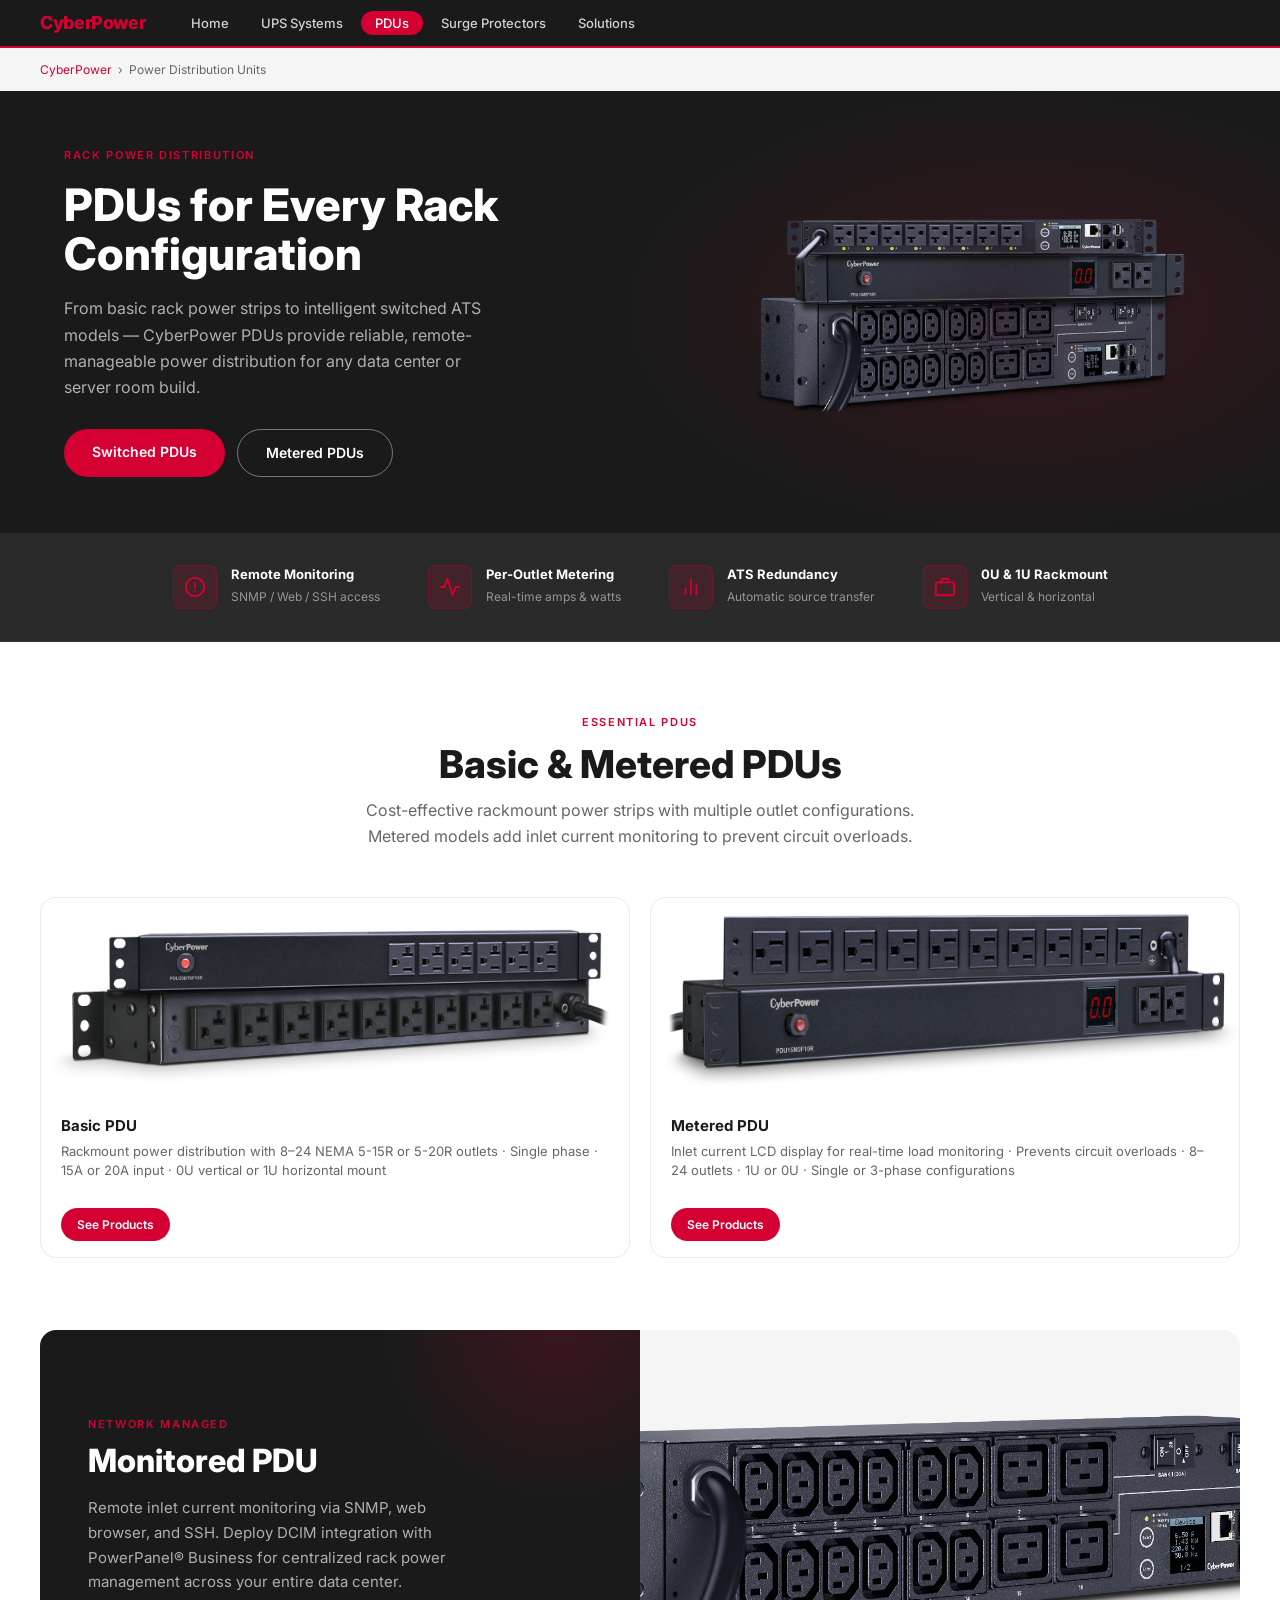
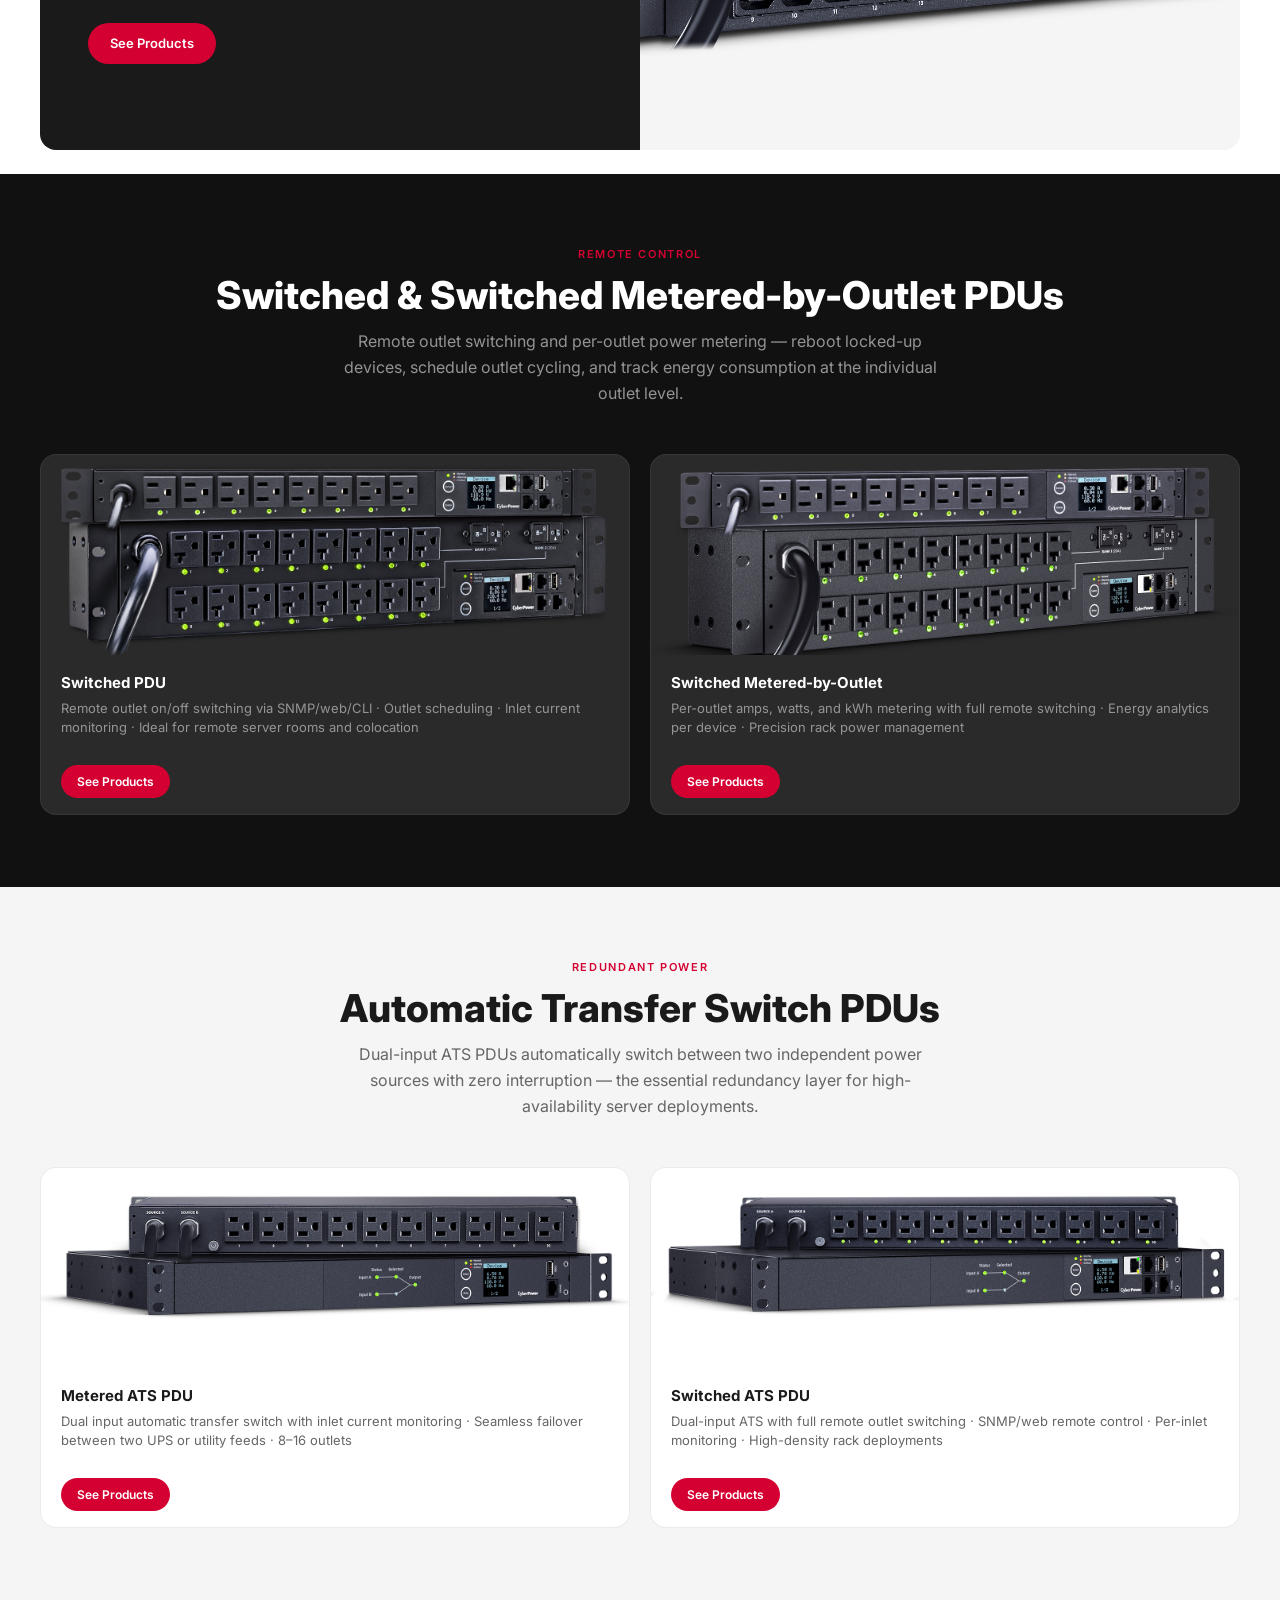
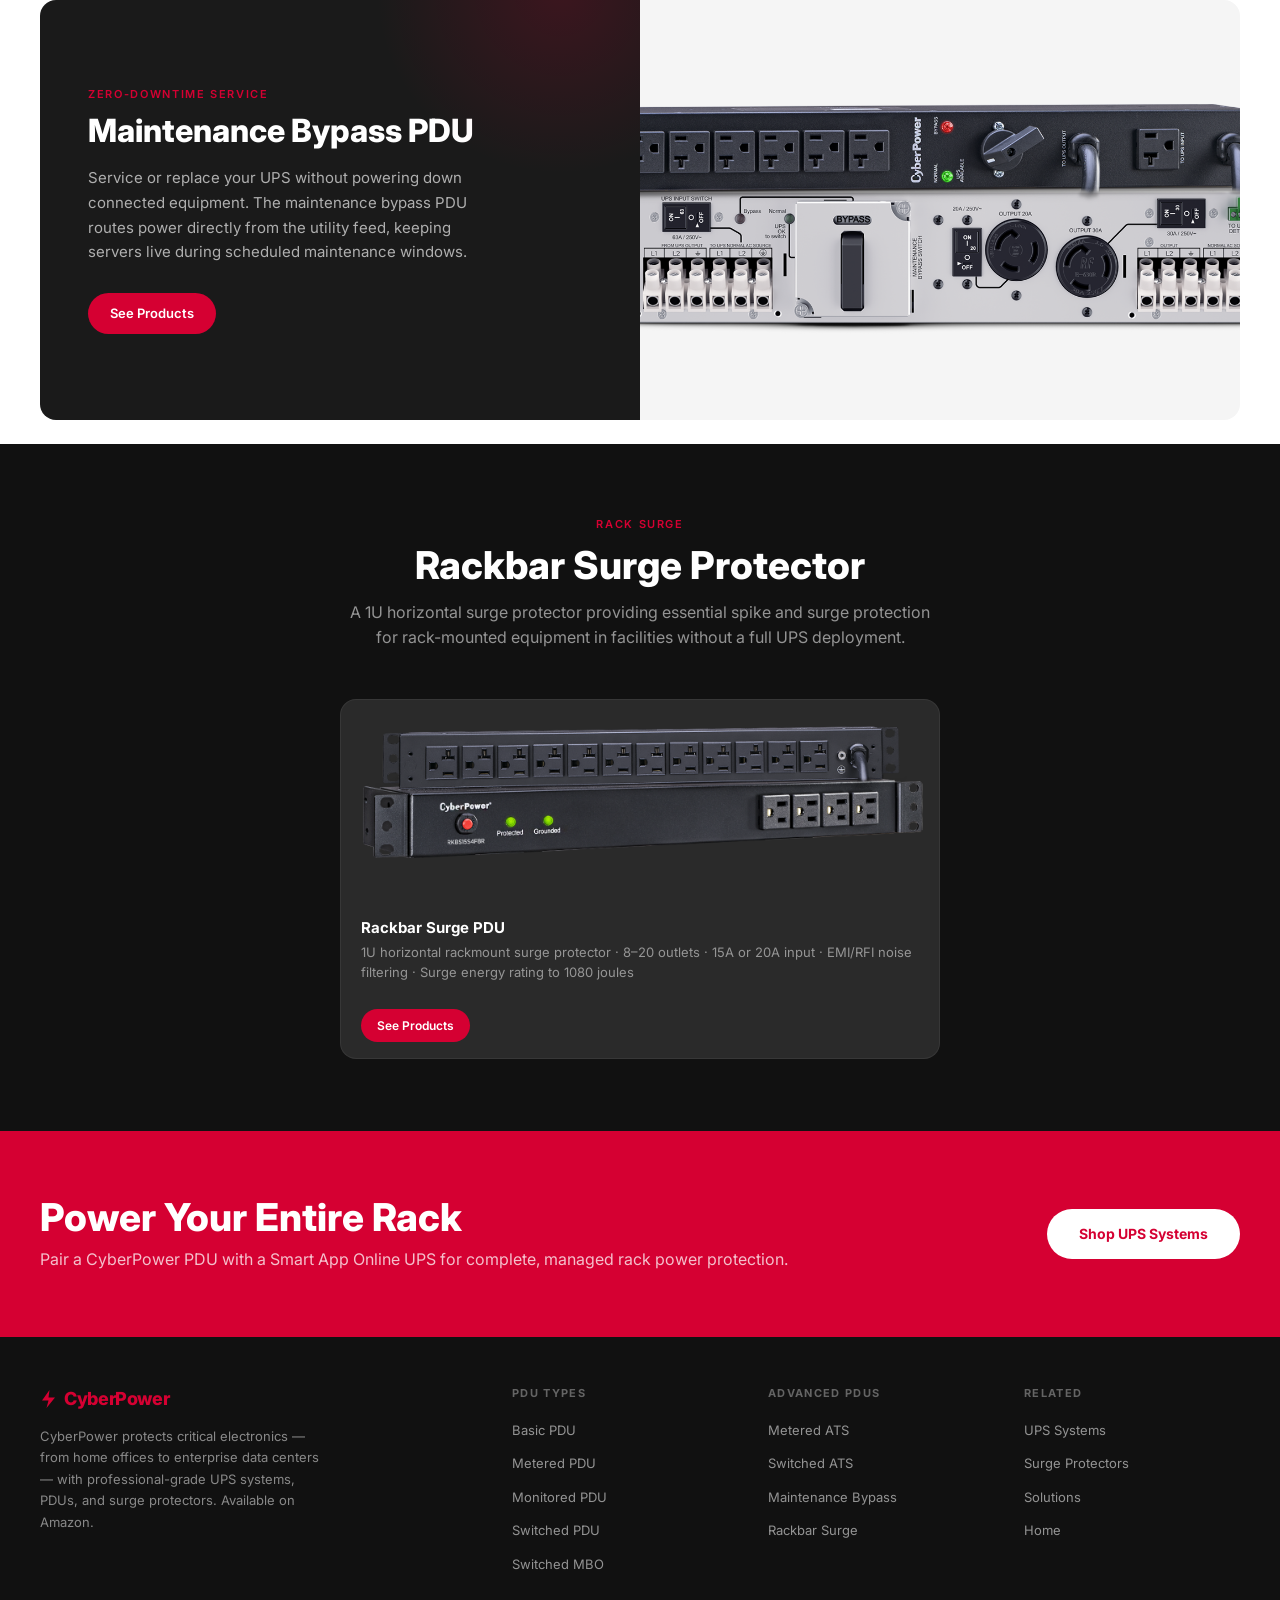
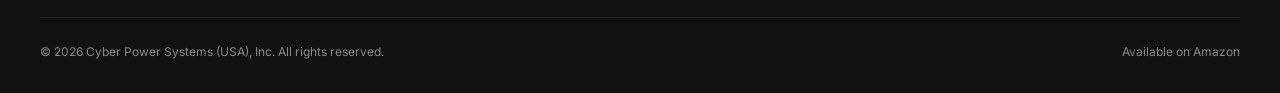
<file: pdu.html>
﻿<!DOCTYPE html>
<html lang="en">
<head>
  <meta charset="UTF-8">
  <meta name="viewport" content="width=device-width, initial-scale=1.0">
  <title>PDUs | CyberPower Power Distribution Units</title>
  <meta name="description" content="CyberPower PDUs for rack power distribution — Basic, Metered, Monitored, Switched, ATS, and Maintenance Bypass PDUs for data centers and server rooms.">
  <link rel="preconnect" href="https://fonts.googleapis.com">
  <link href="https://fonts.googleapis.com/css2?family=Inter:wght@400;500;600;700;800&display=swap" rel="stylesheet">
  <link rel="stylesheet" href="assets/css/style.css">
</head>
<body>

<!-- SUBNAV -->
<nav class="brand-subnav">
  <div class="subnav-logo">
    <span class="footer-logo-text nav-logo-text">CyberPower</span>
  </div>
  <button class="nav-hamburger" id="navHamburger" aria-label="Open navigation"><span></span><span></span><span></span></button>
  <ul class="subnav-links">
    <li><a href="index.html">Home</a></li>
    <li><a href="ups.html">UPS Systems</a></li>
    <li><a href="pdu.html" class="active">PDUs</a></li>
    <li><a href="surge.html">Surge Protectors</a></li>
    <li><a href="solutions.html">Solutions</a></li>
  </ul>
</nav>

<!-- BREADCRUMB -->
<div class="breadcrumb">
  <a href="index.html">CyberPower</a>
  <span>›</span>
  <span>Power Distribution Units</span>
</div>

<!-- PAGE HERO -->
<section class="page-hero">
  <div class="page-hero-copy">
    <div class="hero-label">Rack Power Distribution</div>
    <h1>PDUs for Every Rack Configuration</h1>
    <p>From basic rack power strips to intelligent switched ATS models — CyberPower PDUs provide reliable, remote-manageable power distribution for any data center or server room build.</p>
    <div class="hero-ctas">
      <a href="pdu.html#switched" class="btn-primary">Switched PDUs</a>
      <a href="pdu.html#metered" class="btn-outline">Metered PDUs</a>
    </div>
  </div>
  <div class="page-hero-img">
    <img
      src="assets/images/New-Web-PDU-Series-1480x760-R1.png"
      alt="CyberPower PDU power distribution units"
    >
  </div>
</section>

<!-- FEATURE ICONS -->
<div class="feature-icons">
  <div class="feature-icon">
    <div class="icon-bg">
      <svg viewBox="0 0 24 24" fill="none" stroke="currentColor" stroke-width="2" stroke-linecap="round" stroke-linejoin="round">
        <circle cx="12" cy="12" r="10"/><line x1="12" y1="8" x2="12" y2="12"/><line x1="12" y1="16" x2="12.01" y2="16"/>
      </svg>
    </div>
    <div class="feature-icon-text">
      <strong>Remote Monitoring</strong>
      <span>SNMP / Web / SSH access</span>
    </div>
  </div>
  <div class="feature-icon">
    <div class="icon-bg">
      <svg viewBox="0 0 24 24" fill="none" stroke="currentColor" stroke-width="2" stroke-linecap="round" stroke-linejoin="round">
        <polyline points="22 12 18 12 15 21 9 3 6 12 2 12"/>
      </svg>
    </div>
    <div class="feature-icon-text">
      <strong>Per-Outlet Metering</strong>
      <span>Real-time amps &amp; watts</span>
    </div>
  </div>
  <div class="feature-icon">
    <div class="icon-bg">
      <svg viewBox="0 0 24 24" fill="none" stroke="currentColor" stroke-width="2" stroke-linecap="round" stroke-linejoin="round">
        <path d="M18 20V10"/><path d="M12 20V4"/><path d="M6 20v-6"/>
      </svg>
    </div>
    <div class="feature-icon-text">
      <strong>ATS Redundancy</strong>
      <span>Automatic source transfer</span>
    </div>
  </div>
  <div class="feature-icon">
    <div class="icon-bg">
      <svg viewBox="0 0 24 24" fill="none" stroke="currentColor" stroke-width="2" stroke-linecap="round" stroke-linejoin="round">
        <rect x="2" y="7" width="20" height="14" rx="2"/><path d="M16 7V5a2 2 0 0 0-2-2h-4a2 2 0 0 0-2 2v2"/>
      </svg>
    </div>
    <div class="feature-icon-text">
      <strong>0U &amp; 1U Rackmount</strong>
      <span>Vertical &amp; horizontal</span>
    </div>
  </div>
</div>

<!-- BASIC + METERED -->
<section class="section" id="metered">
  <div class="section-label">Essential PDUs</div>
  <h2 class="section-title">Basic &amp; Metered PDUs</h2>
  <p class="section-sub">Cost-effective rackmount power strips with multiple outlet configurations. Metered models add inlet current monitoring to prevent circuit overloads.</p>

  <div class="grid-2" style="gap:20px;">
    <div class="cp-card">
      <div class="cp-card-img">
        <img
          src="assets/images/NEW-Web-PDU-Basic-1480x760-R1.png"
          alt="CyberPower Basic PDU"
        >
      </div>
      <div class="cp-card-body" style="padding-bottom:60px; position:relative;">
        <h3>Basic PDU</h3>
        <p>Rackmount power distribution with 8–24 NEMA 5-15R or 5-20R outlets · Single phase · 15A or 20A input · 0U vertical or 1U horizontal mount</p>
        <a href="#metered" class="cp-card-nav">See Products</a>
      </div>
    </div>

    <div class="cp-card">
      <div class="cp-card-img">
        <img
          src="assets/images/New-Web-PDU-Metered-1480x760-1.png"
          alt="CyberPower Metered PDU"
        >
      </div>
      <div class="cp-card-body" style="padding-bottom:60px; position:relative;">
        <h3>Metered PDU</h3>
        <p>Inlet current LCD display for real-time load monitoring · Prevents circuit overloads · 8–24 outlets · 1U or 0U · Single or 3-phase configurations</p>
        <a href="#metered" class="cp-card-nav">See Products</a>
      </div>
    </div>
  </div>
</section>

<!-- SPLIT — Monitored -->
<div class="split-section" id="monitored">
  <div class="split-dark">
    <div class="section-label">Network Managed</div>
    <h2>Monitored PDU</h2>
    <p>Remote inlet current monitoring via SNMP, web browser, and SSH. Deploy DCIM integration with PowerPanel® Business for centralized rack power management across your entire data center.</p>
    <a href="#monitored" class="pill-cta">See Products</a>
  </div>
  <div class="split-light">
    <img
      src="assets/images/New-Web-PDU-Monitored-1480x760-1.png"
      alt="CyberPower Monitored PDU"
    >
  </div>
</div>

<!-- SWITCHED PDUs -->
<section class="section section-dark" id="switched">
  <div class="section-label">Remote Control</div>
  <h2 class="section-title" style="color:#fff;">Switched &amp; Switched Metered-by-Outlet PDUs</h2>
  <p class="section-sub" style="color:rgba(255,255,255,0.55);">Remote outlet switching and per-outlet power metering — reboot locked-up devices, schedule outlet cycling, and track energy consumption at the individual outlet level.</p>

  <div class="grid-2" style="gap:20px;">
    <div class="cp-card cp-card-dark">
      <div class="cp-card-img">
        <img
          src="assets/images/New-Web-PDU-Switched-1480x760-1.png"
          alt="CyberPower Switched PDU"
        >
      </div>
      <div class="cp-card-body" style="padding-bottom:60px; position:relative;">
        <h3>Switched PDU</h3>
        <p>Remote outlet on/off switching via SNMP/web/CLI · Outlet scheduling · Inlet current monitoring · Ideal for remote server rooms and colocation</p>
        <a href="#switched" class="cp-card-nav">See Products</a>
      </div>
    </div>

    <div class="cp-card cp-card-dark">
      <div class="cp-card-img">
        <img
          src="assets/images/New-Web-Switched-Metered-by-Outlet-1480x760-1.png"
          alt="CyberPower Switched Metered-by-Outlet PDU"
        >
      </div>
      <div class="cp-card-body" style="padding-bottom:60px; position:relative;">
        <h3>Switched Metered-by-Outlet</h3>
        <p>Per-outlet amps, watts, and kWh metering with full remote switching · Energy analytics per device · Precision rack power management</p>
        <a href="#switched" class="cp-card-nav">See Products</a>
      </div>
    </div>
  </div>
</section>

<!-- ATS PDUs -->
<section class="section section-grey" id="ats">
  <div class="section-label">Redundant Power</div>
  <h2 class="section-title">Automatic Transfer Switch PDUs</h2>
  <p class="section-sub">Dual-input ATS PDUs automatically switch between two independent power sources with zero interruption — the essential redundancy layer for high-availability server deployments.</p>

  <div class="grid-2" style="gap:20px;">
    <div class="cp-card">
      <div class="cp-card-img">
        <img
          src="assets/images/New-Web-PDU-ATS-Metered-1480x760-1.png"
          alt="CyberPower Metered ATS PDU"
        >
      </div>
      <div class="cp-card-body" style="padding-bottom:60px; position:relative;">
        <h3>Metered ATS PDU</h3>
        <p>Dual input automatic transfer switch with inlet current monitoring · Seamless failover between two UPS or utility feeds · 8–16 outlets</p>
        <a href="#ats" class="cp-card-nav">See Products</a>
      </div>
    </div>

    <div class="cp-card">
      <div class="cp-card-img">
        <img
          src="assets/images/New-Web-PDU-ATS-Switched-1480x760-1.png"
          alt="CyberPower Switched ATS PDU"
        >
      </div>
      <div class="cp-card-body" style="padding-bottom:60px; position:relative;">
        <h3>Switched ATS PDU</h3>
        <p>Dual-input ATS with full remote outlet switching · SNMP/web remote control · Per-inlet monitoring · High-density rack deployments</p>
        <a href="#ats" class="cp-card-nav">See Products</a>
      </div>
    </div>
  </div>
</section>

<!-- SPLIT — Maintenance Bypass -->
<div class="split-section" id="maintenance-bypass">
  <div class="split-dark">
    <div class="section-label">Zero-Downtime Service</div>
    <h2>Maintenance Bypass PDU</h2>
    <p>Service or replace your UPS without powering down connected equipment. The maintenance bypass PDU routes power directly from the utility feed, keeping servers live during scheduled maintenance windows.</p>
    <a href="#maintenance-bypass" class="pill-cta">See Products</a>
  </div>
  <div class="split-light">
    <img
      src="assets/images/New-Web-Maintenace-Bypass-1480x760-R1.png"
      alt="CyberPower Maintenance Bypass PDU"
    >
  </div>
</div>

<!-- RACKBAR SURGE -->
<section class="section section-dark" id="rackbar" style="padding-bottom:72px;">
  <div class="section-label">Rack Surge</div>
  <h2 class="section-title" style="color:#fff;">Rackbar Surge Protector</h2>
  <p class="section-sub" style="color:rgba(255,255,255,0.55);">A 1U horizontal surge protector providing essential spike and surge protection for rack-mounted equipment in facilities without a full UPS deployment.</p>

  <div style="max-width:600px; margin:0 auto;">
    <div class="cp-card cp-card-dark">
      <div class="cp-card-img">
        <img
          src="assets/images/New-Web-RackBar-1480x760-R1.png"
          alt="CyberPower Rackbar Surge PDU"
        >
      </div>
      <div class="cp-card-body" style="padding-bottom:60px; position:relative;">
        <h3>Rackbar Surge PDU</h3>
        <p>1U horizontal rackmount surge protector · 8–20 outlets · 15A or 20A input · EMI/RFI noise filtering · Surge energy rating to 1080 joules</p>
        <a href="#rackbar" class="cp-card-nav">See Products</a>
      </div>
    </div>
  </div>
</section>

<!-- CTA FOOTER -->
<div class="cta-footer">
  <div class="cta-footer-copy">
    <h2>Power Your Entire Rack</h2>
    <p>Pair a CyberPower PDU with a Smart App Online UPS for complete, managed rack power protection.</p>
  </div>
  <a href="ups.html" class="btn-white">Shop UPS Systems</a>
</div>

<!-- SITE FOOTER -->
<footer class="site-footer">
  <div class="footer-grid">
    <div class="footer-brand">
      <div style="display:flex;align-items:center;gap:8px;">
        <svg class="cp-nav-icon" viewBox="0 0 14 20" fill="none" xmlns="http://www.w3.org/2000/svg" aria-hidden="true"><path d="M8.5 1L1 11.5h6.5L5.5 19 14 8.5H7.5z" fill="#D50032"/></svg>
        <span class="footer-logo-text">CyberPower</span>
      </div>
      <p>CyberPower protects critical electronics — from home offices to enterprise data centers — with professional-grade UPS systems, PDUs, and surge protectors. Available on Amazon.</p>
    </div>
    <div class="footer-col">
      <h4>PDU Types</h4>
      <ul>
        <li><a href="pdu.html#metered">Basic PDU</a></li>
        <li><a href="pdu.html#metered">Metered PDU</a></li>
        <li><a href="pdu.html#monitored">Monitored PDU</a></li>
        <li><a href="pdu.html#switched">Switched PDU</a></li>
        <li><a href="pdu.html#switched">Switched MBO</a></li>
      </ul>
    </div>
    <div class="footer-col">
      <h4>Advanced PDUs</h4>
      <ul>
        <li><a href="pdu.html#ats">Metered ATS</a></li>
        <li><a href="pdu.html#ats">Switched ATS</a></li>
        <li><a href="pdu.html#maintenance-bypass">Maintenance Bypass</a></li>
        <li><a href="pdu.html#rackbar">Rackbar Surge</a></li>
      </ul>
    </div>
    <div class="footer-col">
      <h4>Related</h4>
      <ul>
        <li><a href="ups.html">UPS Systems</a></li>
        <li><a href="surge.html">Surge Protectors</a></li>
        <li><a href="solutions.html">Solutions</a></li>
        <li><a href="index.html">Home</a></li>
      </ul>
    </div>
  </div>
  <div class="footer-bottom">
    <span>© 2026 Cyber Power Systems (USA), Inc. All rights reserved.</span>
    <span>Available on Amazon</span>
  </div>
</footer>

<script>
  var btn = document.getElementById('navHamburger');
  var nav = document.querySelector('.subnav-links');
  btn.addEventListener('click', function() {
    nav.classList.toggle('open');
    btn.classList.toggle('active');
  });
</script>
</body>
</html>
</file>
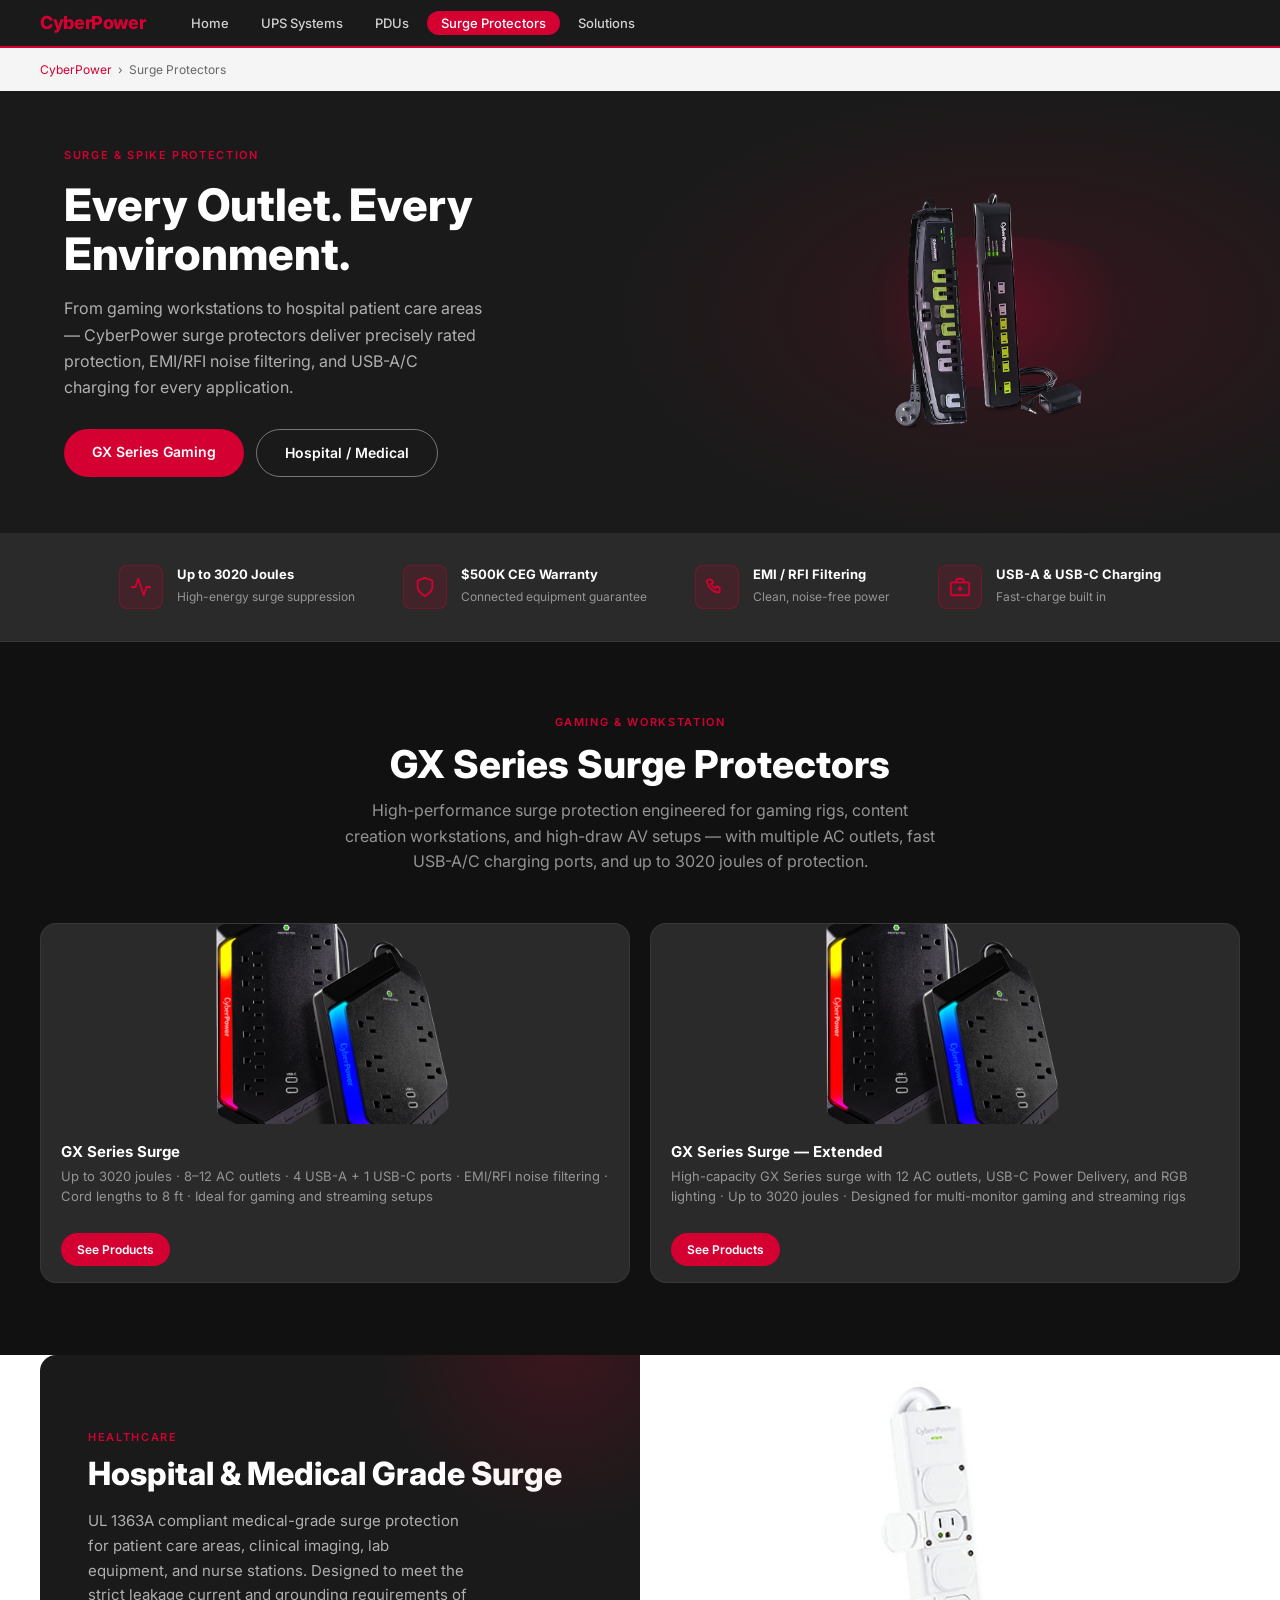
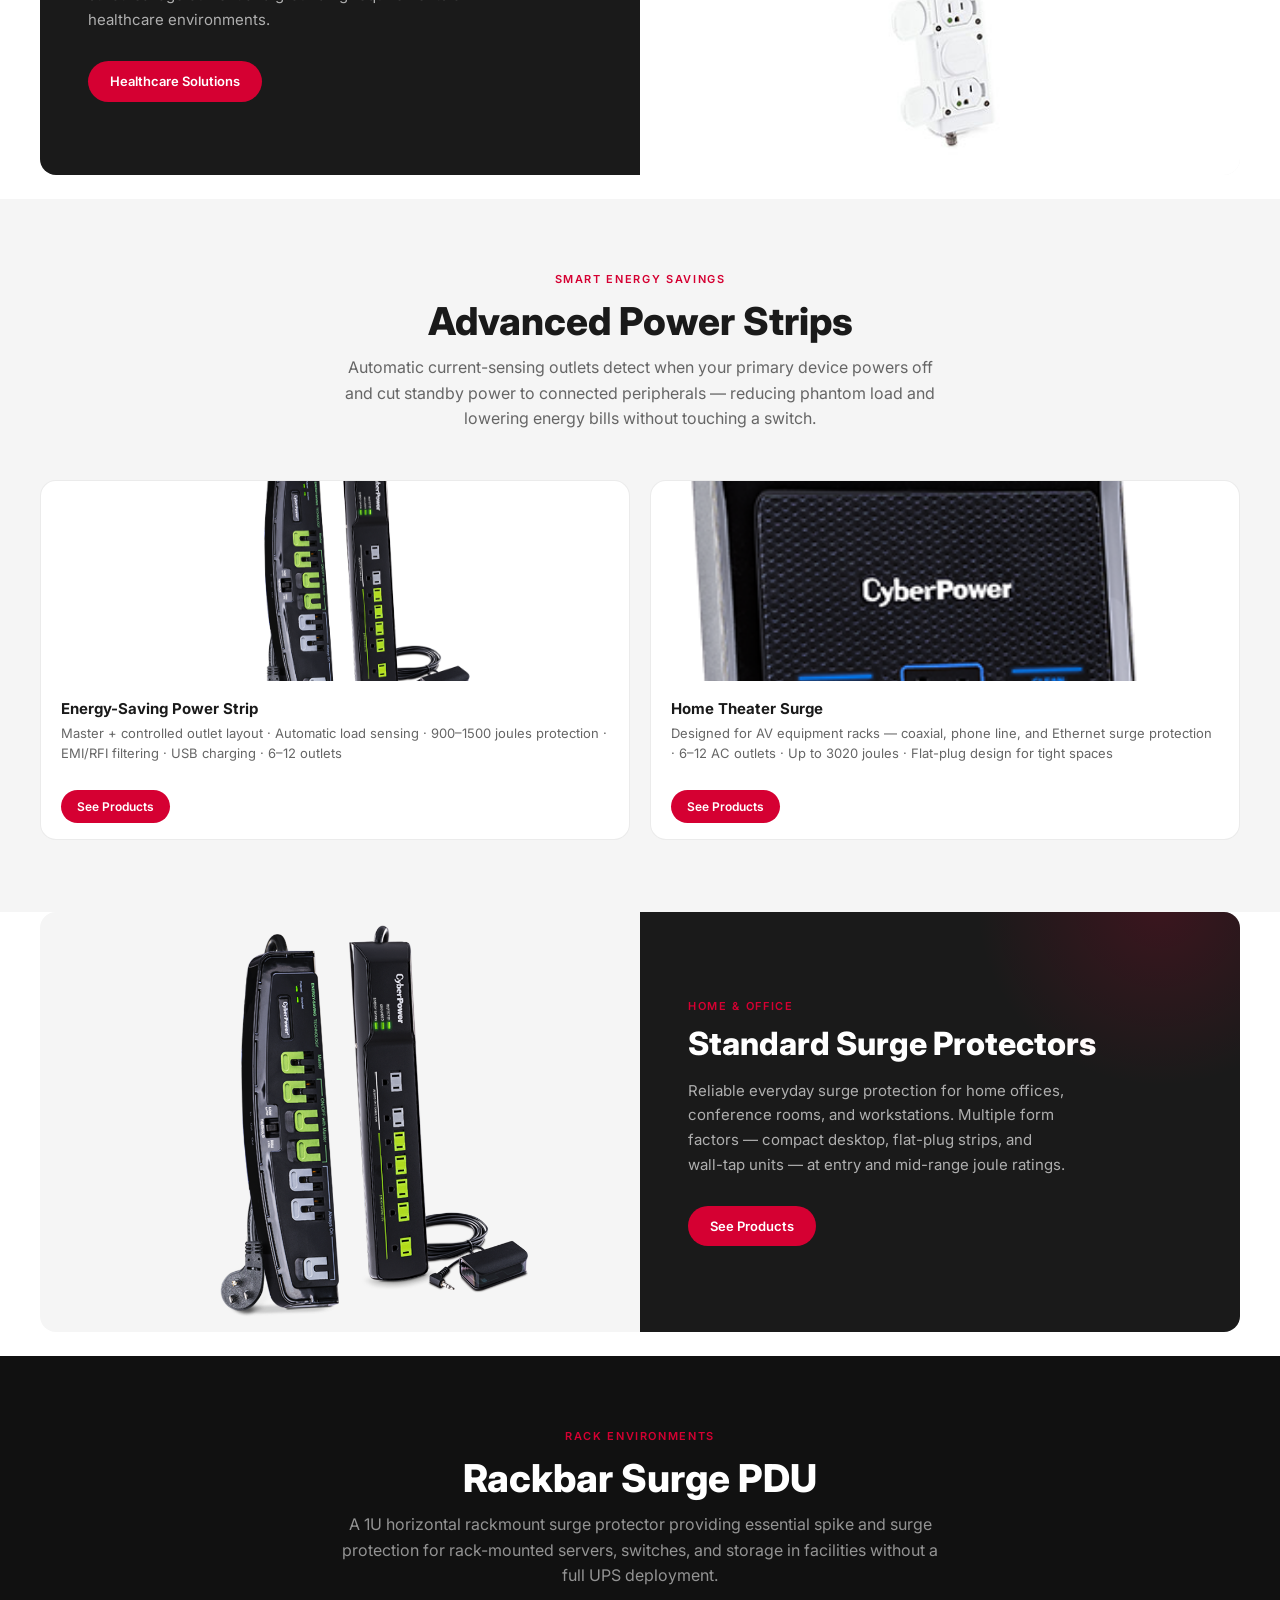
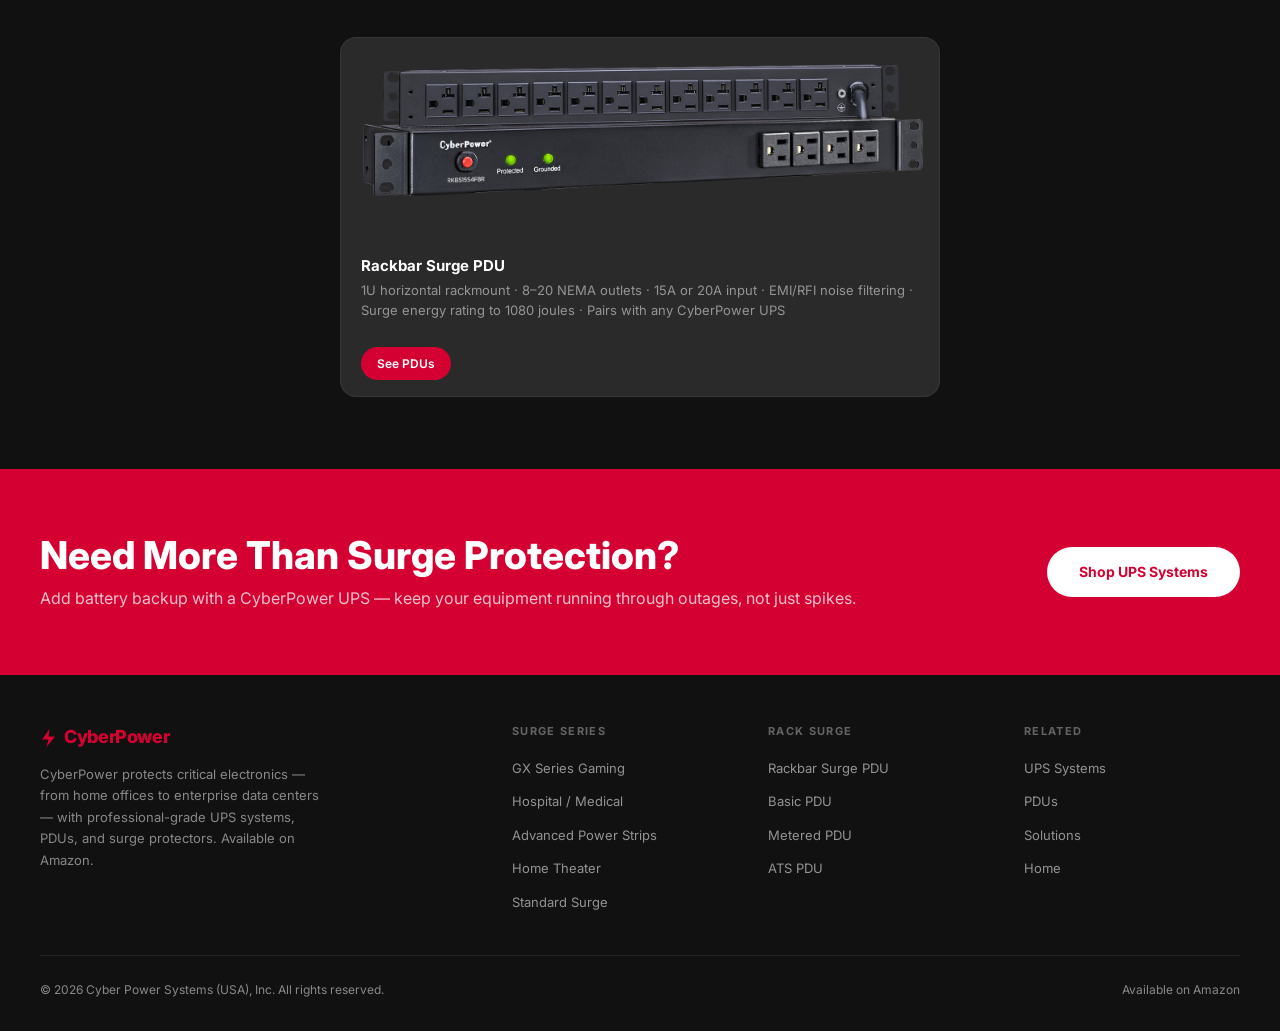
<file: surge.html>
﻿<!DOCTYPE html>
<html lang="en">
<head>
  <meta charset="UTF-8">
  <meta name="viewport" content="width=device-width, initial-scale=1.0">
  <title>Surge Protectors | CyberPower Power Protection</title>
  <meta name="description" content="CyberPower surge protectors for every environment — GX Series gaming, hospital/medical grade, advanced power strips, home office, and rackmount rackbar surge PDUs.">
  <link rel="preconnect" href="https://fonts.googleapis.com">
  <link href="https://fonts.googleapis.com/css2?family=Inter:wght@400;500;600;700;800&display=swap" rel="stylesheet">
  <link rel="stylesheet" href="assets/css/style.css">
</head>
<body>

<!-- SUBNAV -->
<nav class="brand-subnav">
  <div class="subnav-logo">
    <span class="footer-logo-text nav-logo-text">CyberPower</span>
  </div>
  <button class="nav-hamburger" id="navHamburger" aria-label="Open navigation"><span></span><span></span><span></span></button>
  <ul class="subnav-links">
    <li><a href="index.html">Home</a></li>
    <li><a href="ups.html">UPS Systems</a></li>
    <li><a href="pdu.html">PDUs</a></li>
    <li><a href="surge.html" class="active">Surge Protectors</a></li>
    <li><a href="solutions.html">Solutions</a></li>
  </ul>
</nav>

<!-- BREADCRUMB -->
<div class="breadcrumb">
  <a href="index.html">CyberPower</a>
  <span>›</span>
  <span>Surge Protectors</span>
</div>

<!-- PAGE HERO -->
<section class="page-hero">
  <div class="page-hero-copy">
    <div class="hero-label">Surge &amp; Spike Protection</div>
    <h1>Every Outlet. Every Environment.</h1>
    <p>From gaming workstations to hospital patient care areas — CyberPower surge protectors deliver precisely rated protection, EMI/RFI noise filtering, and USB-A/C charging for every application.</p>
    <div class="hero-ctas">
      <a href="surge.html#gx-series" class="btn-primary">GX Series Gaming</a>
      <a href="surge.html#medical" class="btn-outline">Hospital / Medical</a>
    </div>
  </div>
  <div class="page-hero-img">
    <img
      src="assets/images/New-Web-Advanced-Power-Strips-1480x760-1.png"
      alt="CyberPower surge protector lineup"
    >
  </div>
</section>

<!-- FEATURE ICONS -->
<div class="feature-icons">
  <div class="feature-icon">
    <div class="icon-bg">
      <svg viewBox="0 0 24 24" fill="none" stroke="currentColor" stroke-width="2" stroke-linecap="round" stroke-linejoin="round">
        <polyline points="22 12 18 12 15 21 9 3 6 12 2 12"/>
      </svg>
    </div>
    <div class="feature-icon-text">
      <strong>Up to 3020 Joules</strong>
      <span>High-energy surge suppression</span>
    </div>
  </div>
  <div class="feature-icon">
    <div class="icon-bg">
      <svg viewBox="0 0 24 24" fill="none" stroke="currentColor" stroke-width="2" stroke-linecap="round" stroke-linejoin="round">
        <path d="M12 22s8-4 8-10V5l-8-3-8 3v7c0 6 8 10 8 10z"/>
      </svg>
    </div>
    <div class="feature-icon-text">
      <strong>$500K CEG Warranty</strong>
      <span>Connected equipment guarantee</span>
    </div>
  </div>
  <div class="feature-icon">
    <div class="icon-bg">
      <svg viewBox="0 0 24 24" fill="none" stroke="currentColor" stroke-width="2" stroke-linecap="round" stroke-linejoin="round">
        <path d="M1 6c0-1.1.9-2 2-2h3l2 3-2.5 1.5a11 11 0 0 0 5 5L12 11l3 2v3a2 2 0 0 1-2 2A16 16 0 0 1 1 6"/>
      </svg>
    </div>
    <div class="feature-icon-text">
      <strong>EMI / RFI Filtering</strong>
      <span>Clean, noise-free power</span>
    </div>
  </div>
  <div class="feature-icon">
    <div class="icon-bg">
      <svg viewBox="0 0 24 24" fill="none" stroke="currentColor" stroke-width="2" stroke-linecap="round" stroke-linejoin="round">
        <rect x="2" y="7" width="20" height="14" rx="2"/><path d="M16 7V5a2 2 0 0 0-2-2h-4a2 2 0 0 0-2 2v2"/>
        <line x1="12" y1="12" x2="12" y2="16"/><line x1="10" y1="14" x2="14" y2="14"/>
      </svg>
    </div>
    <div class="feature-icon-text">
      <strong>USB-A &amp; USB-C Charging</strong>
      <span>Fast-charge built in</span>
    </div>
  </div>
</div>

<!-- GX SERIES -->
<section class="section section-dark" id="gx-series">
  <div class="section-label">Gaming &amp; Workstation</div>
  <h2 class="section-title" style="color:#fff;">GX Series Surge Protectors</h2>
  <p class="section-sub" style="color:rgba(255,255,255,0.55);">High-performance surge protection engineered for gaming rigs, content creation workstations, and high-draw AV setups — with multiple AC outlets, fast USB-A/C charging ports, and up to 3020 joules of protection.</p>

  <div class="grid-2" style="gap:20px;">
    <div class="cp-card cp-card-dark">
      <div class="cp-card-img">
        <img
          src="assets/images/GX-Surge-Series.png"
          alt="CyberPower GX Series Surge Protector"
        >
      </div>
      <div class="cp-card-body" style="padding-bottom:60px; position:relative;">
        <h3>GX Series Surge</h3>
        <p>Up to 3020 joules · 8–12 AC outlets · 4 USB-A + 1 USB-C ports · EMI/RFI noise filtering · Cord lengths to 8 ft · Ideal for gaming and streaming setups</p>
        <a href="#gx-series" class="cp-card-nav">See Products</a>
      </div>
    </div>

    <div class="cp-card cp-card-dark">
      <div class="cp-card-img">
        <img
          src="assets/images/GX-Surge-Series.png"
          alt="CyberPower GX Series Surge Protector Extended"
        >
      </div>
      <div class="cp-card-body" style="padding-bottom:60px; position:relative;">
        <h3>GX Series Surge — Extended</h3>
        <p>High-capacity GX Series surge with 12 AC outlets, USB-C Power Delivery, and RGB lighting · Up to 3020 joules · Designed for multi-monitor gaming and streaming rigs</p>
        <a href="#gx-series" class="cp-card-nav">See Products</a>
      </div>
    </div>
  </div>
</section>

<!-- SPLIT — Hospital / Medical -->
<div class="split-section" id="medical">
  <div class="split-dark">
    <div class="section-label">Healthcare</div>
    <h2>Hospital &amp; Medical Grade Surge</h2>
    <p>UL 1363A compliant medical-grade surge protection for patient care areas, clinical imaging, lab equipment, and nurse stations. Designed to meet the strict leakage current and grounding requirements of healthcare environments.</p>
    <a href="solutions.html#healthcare" class="pill-cta">Healthcare Solutions</a>
  </div>
  <div class="split-light">
    <img
      src="assets/images/Hospital-Medical-Surge-768x394-1.jpg"
      alt="CyberPower Hospital Medical Grade Surge Protector"
    >
  </div>
</div>

<!-- ADVANCED POWER STRIPS -->
<section class="section section-grey" id="advanced-strips">
  <div class="section-label">Smart Energy Savings</div>
  <h2 class="section-title">Advanced Power Strips</h2>
  <p class="section-sub">Automatic current-sensing outlets detect when your primary device powers off and cut standby power to connected peripherals — reducing phantom load and lowering energy bills without touching a switch.</p>

  <div class="grid-2" style="gap:20px;">
    <div class="cp-card">
      <div class="cp-card-img">
        <img
          src="assets/images/New-Web-Advanced-Power-Strips-1480x760-1.png"
          alt="CyberPower Advanced Power Strips"
        >
      </div>
      <div class="cp-card-body" style="padding-bottom:60px; position:relative;">
        <h3>Energy-Saving Power Strip</h3>
        <p>Master + controlled outlet layout · Automatic load sensing · 900–1500 joules protection · EMI/RFI filtering · USB charging · 6–12 outlets</p>
        <a href="#advanced-strips" class="cp-card-nav">See Products</a>
      </div>
    </div>

    <div class="cp-card">
      <div class="cp-card-img">
        <img
          src="assets/images/surge-ht1206uc2-r-320x320-4x.png"
          alt="CyberPower Home Theater Surge Protector"
          style="object-position: center;"
        >
      </div>
      <div class="cp-card-body" style="padding-bottom:60px; position:relative;">
        <h3>Home Theater Surge</h3>
        <p>Designed for AV equipment racks — coaxial, phone line, and Ethernet surge protection · 6–12 AC outlets · Up to 3020 joules · Flat-plug design for tight spaces</p>
        <a href="#advanced-strips" class="cp-card-nav">See Products</a>
      </div>
    </div>
  </div>
</section>

<!-- SPLIT — Standard Surge / Home Office -->
<div class="split-section" id="standard-surge">
  <div class="split-light">
    <img
      src="assets/images/New-Web-Advanced-Power-Strips-1480x760-1.png"
      alt="CyberPower surge protectors for home and office"
    >
  </div>
  <div class="split-dark">
    <div class="section-label">Home &amp; Office</div>
    <h2>Standard Surge Protectors</h2>
    <p>Reliable everyday surge protection for home offices, conference rooms, and workstations. Multiple form factors — compact desktop, flat-plug strips, and wall-tap units — at entry and mid-range joule ratings.</p>
    <a href="#standard-surge" class="pill-cta">See Products</a>
  </div>
</div>

<!-- RACKBAR SURGE -->
<section class="section section-dark" style="padding-bottom:72px;">
  <div class="section-label">Rack Environments</div>
  <h2 class="section-title" style="color:#fff;">Rackbar Surge PDU</h2>
  <p class="section-sub" style="color:rgba(255,255,255,0.55);">A 1U horizontal rackmount surge protector providing essential spike and surge protection for rack-mounted servers, switches, and storage in facilities without a full UPS deployment.</p>

  <div style="max-width:600px; margin:0 auto;">
    <div class="cp-card cp-card-dark">
      <div class="cp-card-img">
        <img
          src="assets/images/New-Web-RackBar-1480x760-R1.png"
          alt="CyberPower Rackbar Surge PDU"
        >
      </div>
      <div class="cp-card-body" style="padding-bottom:60px; position:relative;">
        <h3>Rackbar Surge PDU</h3>
        <p>1U horizontal rackmount · 8–20 NEMA outlets · 15A or 20A input · EMI/RFI noise filtering · Surge energy rating to 1080 joules · Pairs with any CyberPower UPS</p>
        <a href="pdu.html" class="cp-card-nav">See PDUs</a>
      </div>
    </div>
  </div>
</section>

<!-- CTA FOOTER -->
<div class="cta-footer">
  <div class="cta-footer-copy">
    <h2>Need More Than Surge Protection?</h2>
    <p>Add battery backup with a CyberPower UPS — keep your equipment running through outages, not just spikes.</p>
  </div>
  <a href="ups.html" class="btn-white">Shop UPS Systems</a>
</div>

<!-- SITE FOOTER -->
<footer class="site-footer">
  <div class="footer-grid">
    <div class="footer-brand">
      <div style="display:flex;align-items:center;gap:8px;">
        <svg class="cp-nav-icon" viewBox="0 0 14 20" fill="none" xmlns="http://www.w3.org/2000/svg" aria-hidden="true"><path d="M8.5 1L1 11.5h6.5L5.5 19 14 8.5H7.5z" fill="#D50032"/></svg>
        <span class="footer-logo-text">CyberPower</span>
      </div>
      <p>CyberPower protects critical electronics — from home offices to enterprise data centers — with professional-grade UPS systems, PDUs, and surge protectors. Available on Amazon.</p>
    </div>
    <div class="footer-col">
      <h4>Surge Series</h4>
      <ul>
        <li><a href="surge.html">GX Series Gaming</a></li>
        <li><a href="surge.html">Hospital / Medical</a></li>
        <li><a href="surge.html">Advanced Power Strips</a></li>
        <li><a href="surge.html">Home Theater</a></li>
        <li><a href="surge.html">Standard Surge</a></li>
      </ul>
    </div>
    <div class="footer-col">
      <h4>Rack Surge</h4>
      <ul>
        <li><a href="pdu.html">Rackbar Surge PDU</a></li>
        <li><a href="pdu.html">Basic PDU</a></li>
        <li><a href="pdu.html">Metered PDU</a></li>
        <li><a href="pdu.html">ATS PDU</a></li>
      </ul>
    </div>
    <div class="footer-col">
      <h4>Related</h4>
      <ul>
        <li><a href="ups.html">UPS Systems</a></li>
        <li><a href="pdu.html">PDUs</a></li>
        <li><a href="solutions.html">Solutions</a></li>
        <li><a href="index.html">Home</a></li>
      </ul>
    </div>
  </div>
  <div class="footer-bottom">
    <span>© 2026 Cyber Power Systems (USA), Inc. All rights reserved.</span>
    <span>Available on Amazon</span>
  </div>
</footer>

<script>
  var btn = document.getElementById('navHamburger');
  var nav = document.querySelector('.subnav-links');
  btn.addEventListener('click', function() {
    nav.classList.toggle('open');
    btn.classList.toggle('active');
  });
</script>
</body>
</html>
</file>
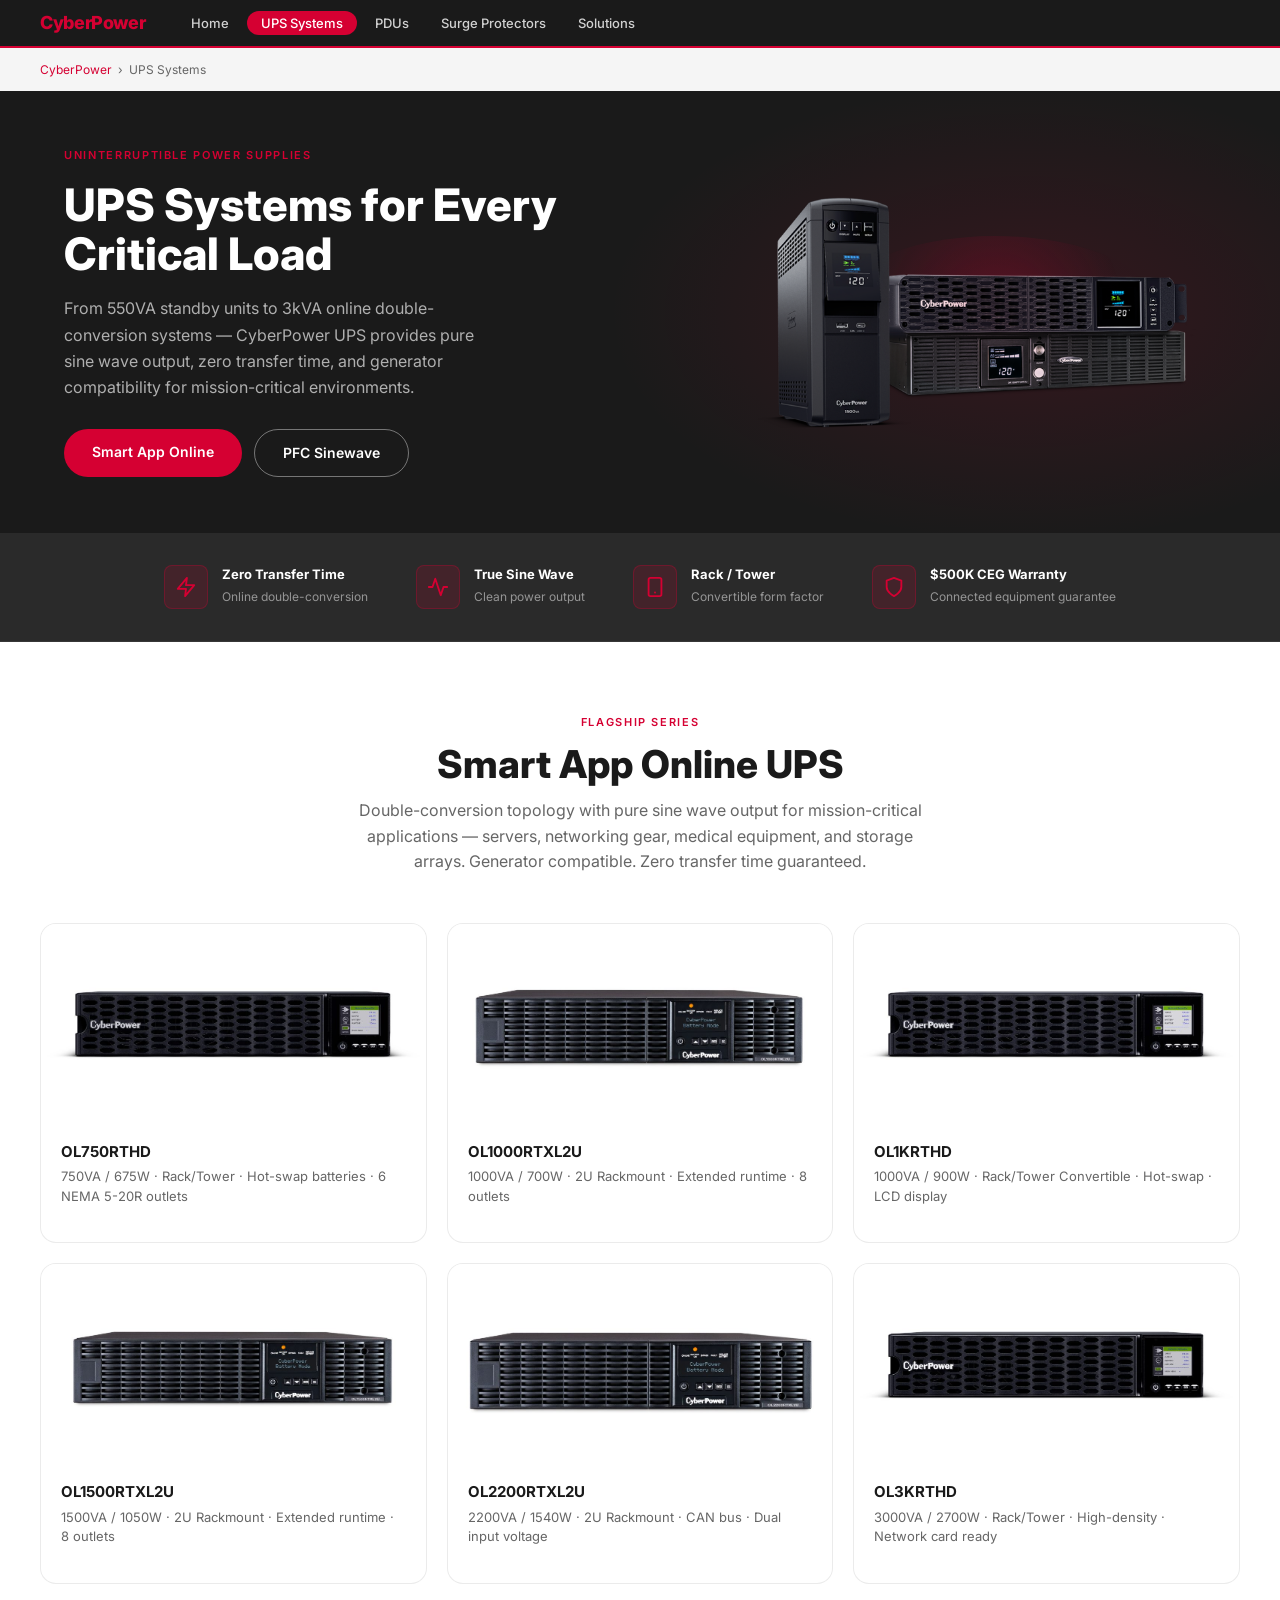
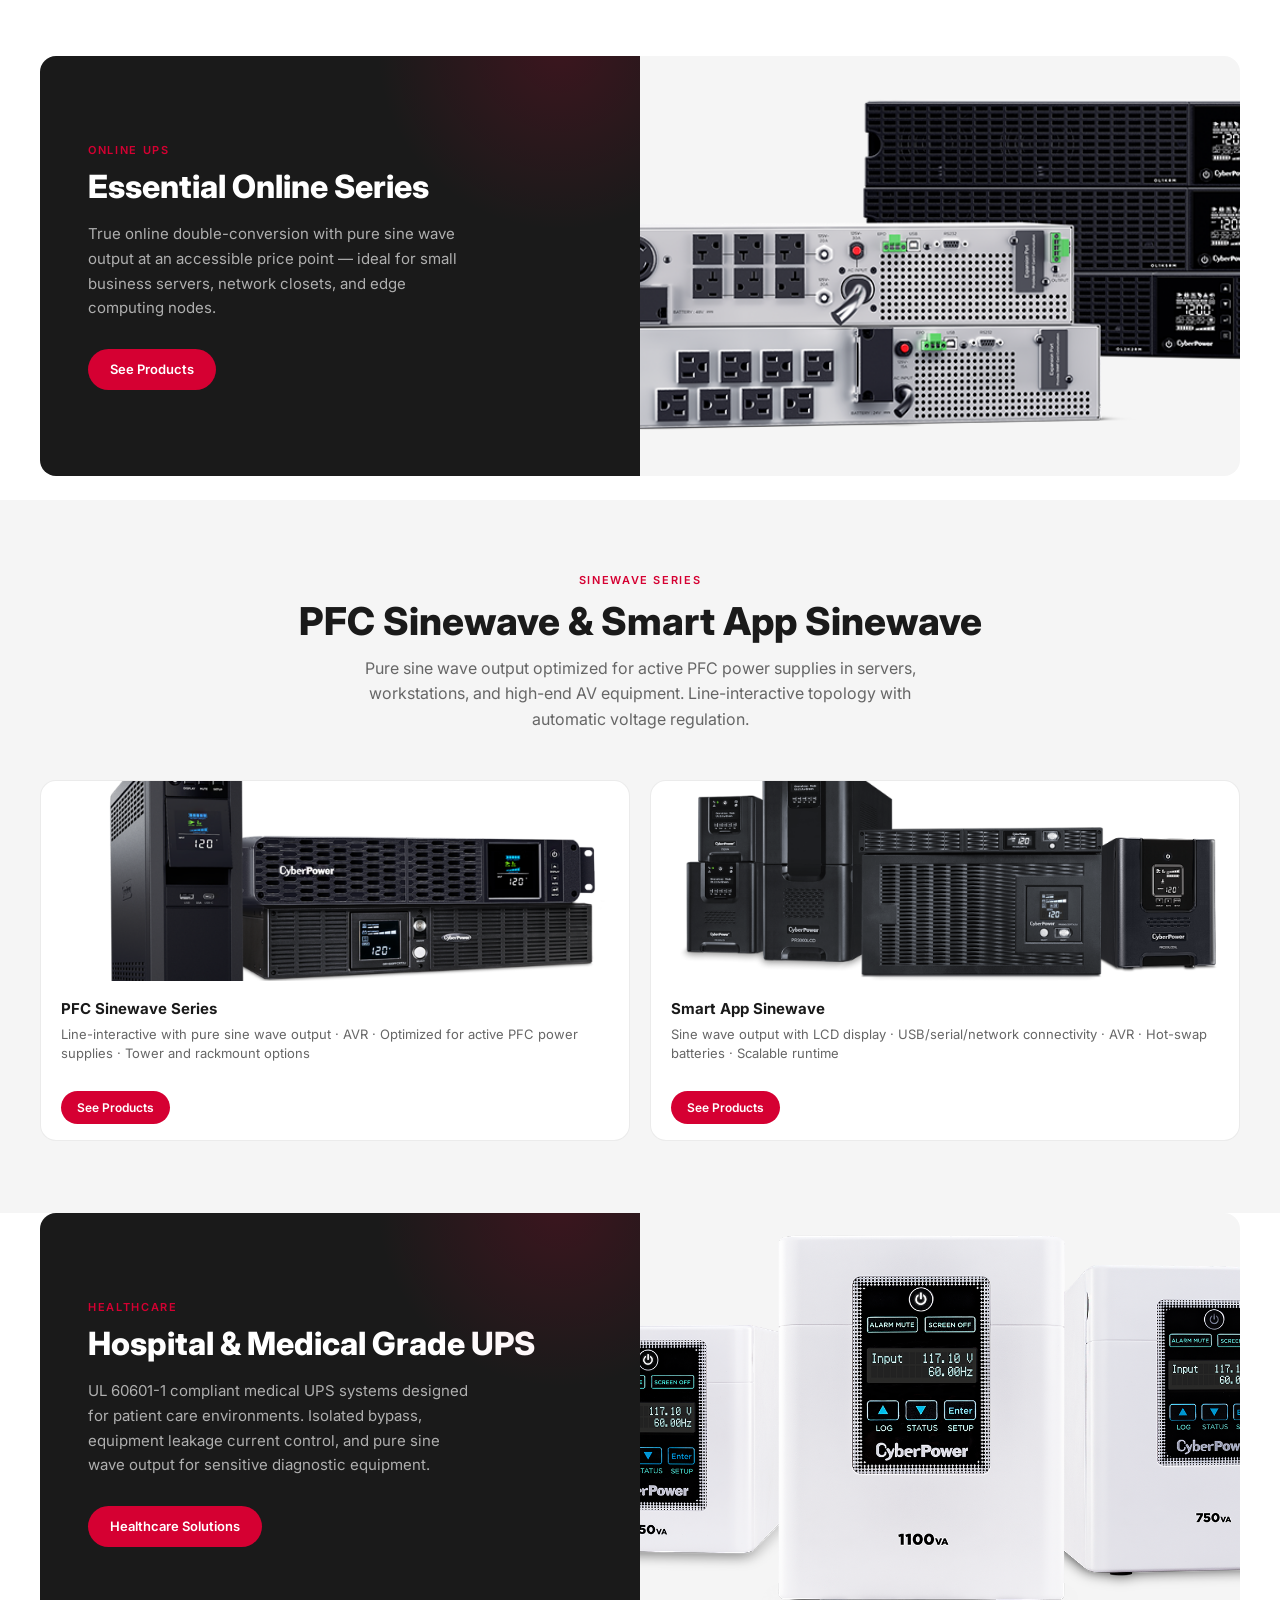
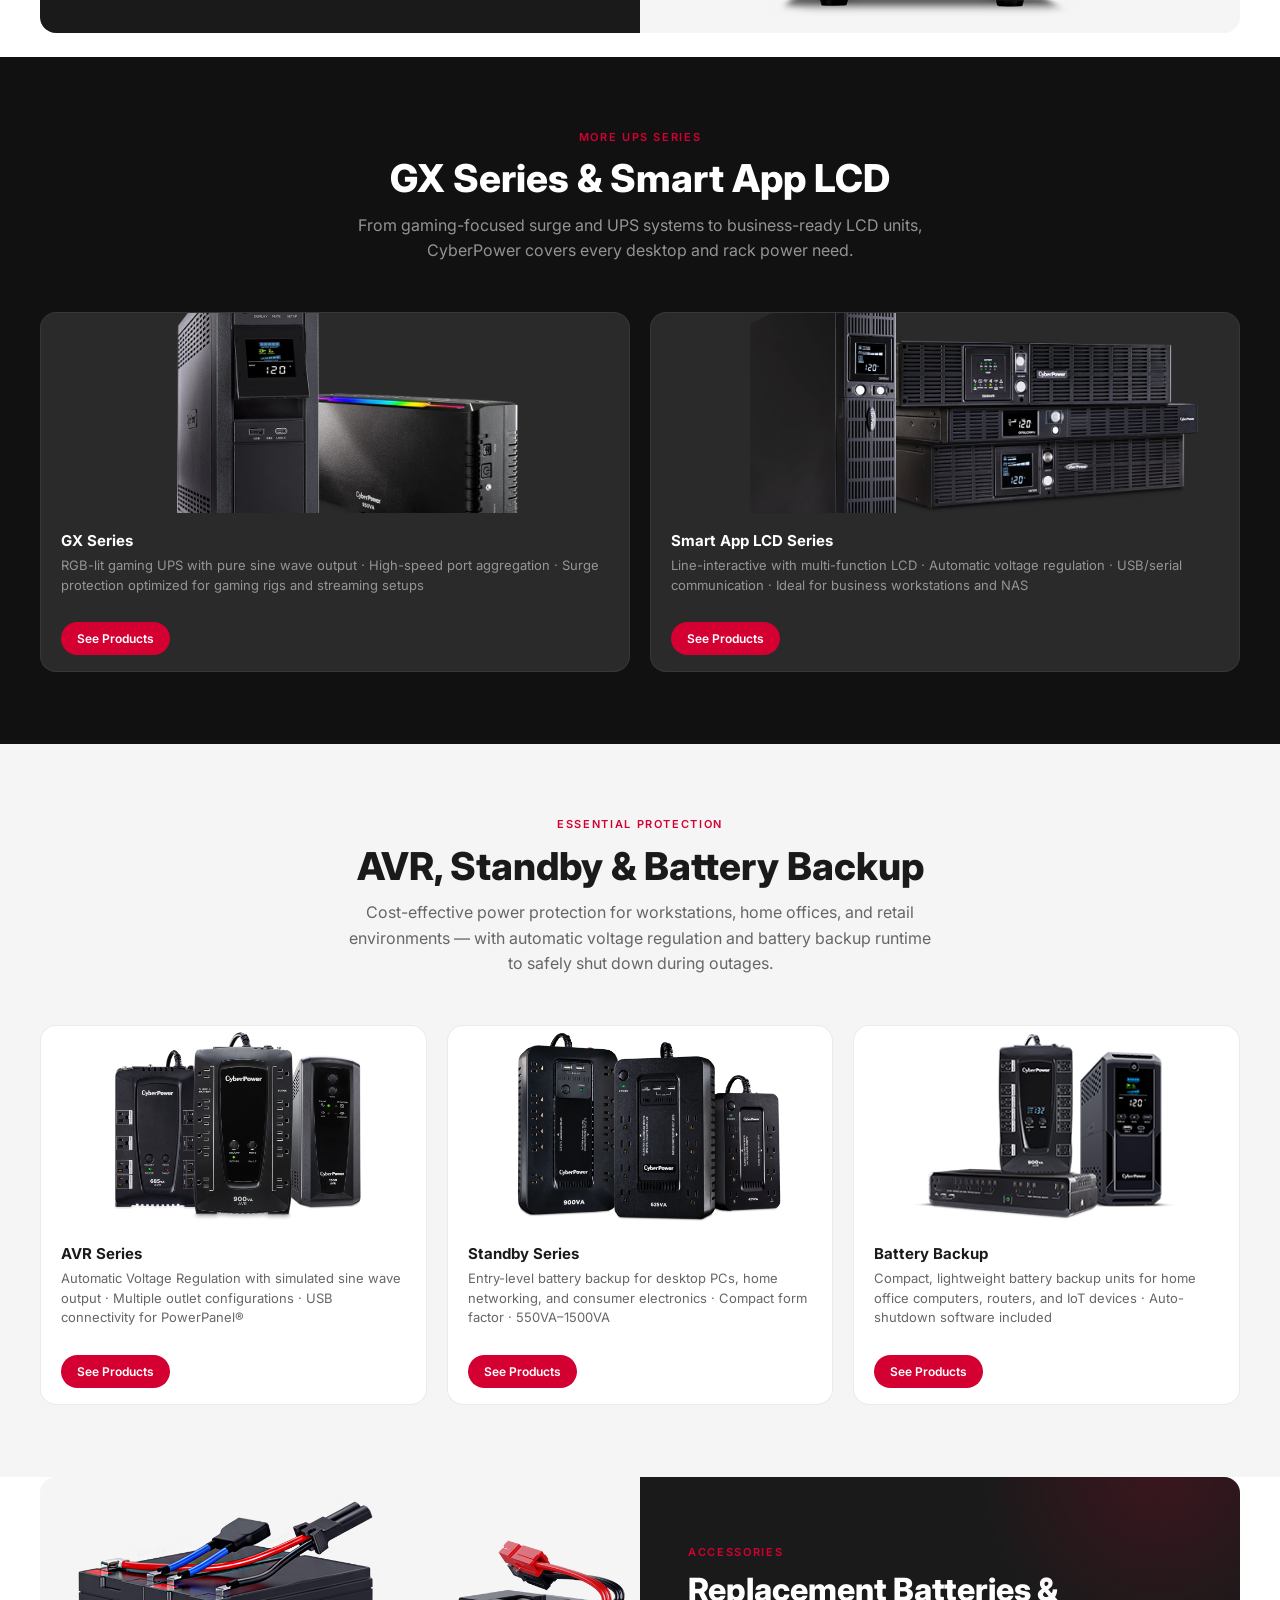
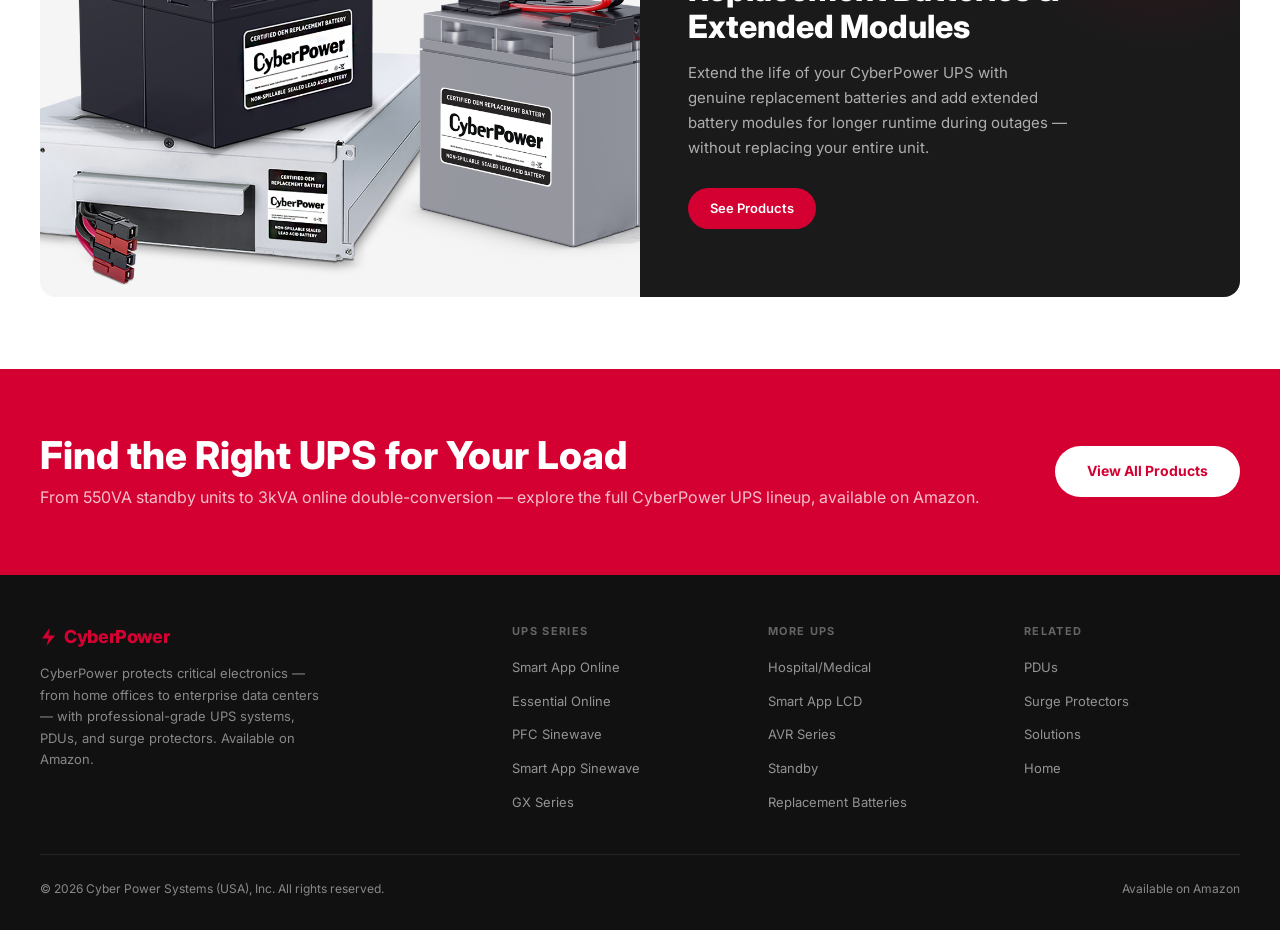
<file: ups.html>
﻿<!DOCTYPE html>
<html lang="en">
<head>
  <meta charset="UTF-8">
  <meta name="viewport" content="width=device-width, initial-scale=1.0">
  <title>UPS Systems | CyberPower Power Protection</title>
  <meta name="description" content="CyberPower UPS systems for every application — Smart App Online, PFC Sinewave, Smart App LCD, GX Series gaming, and Hospital-grade medical UPS. Rack/tower, extended battery, network card ready.">
  <link rel="preconnect" href="https://fonts.googleapis.com">
  <link href="https://fonts.googleapis.com/css2?family=Inter:wght@400;500;600;700;800&display=swap" rel="stylesheet">
  <link rel="stylesheet" href="assets/css/style.css">
</head>
<body>

<!-- SUBNAV -->
<nav class="brand-subnav">
  <div class="subnav-logo">
    <span class="footer-logo-text nav-logo-text">CyberPower</span>
  </div>
  <button class="nav-hamburger" id="navHamburger" aria-label="Open navigation"><span></span><span></span><span></span></button>
  <ul class="subnav-links">
    <li><a href="index.html">Home</a></li>
    <li><a href="ups.html" class="active">UPS Systems</a></li>
    <li><a href="pdu.html">PDUs</a></li>
    <li><a href="surge.html">Surge Protectors</a></li>
    <li><a href="solutions.html">Solutions</a></li>
  </ul>
</nav>

<!-- BREADCRUMB -->
<div class="breadcrumb">
  <a href="index.html">CyberPower</a>
  <span>›</span>
  <span>UPS Systems</span>
</div>

<!-- PAGE HERO -->
<section class="page-hero">
  <div class="page-hero-copy">
    <div class="hero-label">Uninterruptible Power Supplies</div>
    <h1>UPS Systems for Every Critical Load</h1>
    <p>From 550VA standby units to 3kVA online double-conversion systems — CyberPower UPS provides pure sine wave output, zero transfer time, and generator compatibility for mission-critical environments.</p>
    <div class="hero-ctas">
      <a href="ups.html#smart-app-online" class="btn-primary">Smart App Online</a>
      <a href="ups.html#pfc-sinewave" class="btn-outline">PFC Sinewave</a>
    </div>
  </div>
  <div class="page-hero-img">
    <img
      src="assets/images/New-Web-PFC-Sinewave-1480x760-R1.png"
      alt="CyberPower UPS lineup — rack and tower configurations"
    >
  </div>
</section>

<!-- FEATURE ICONS -->
<div class="feature-icons">
  <div class="feature-icon">
    <div class="icon-bg">
      <svg viewBox="0 0 24 24" fill="none" stroke="currentColor" stroke-width="2" stroke-linecap="round" stroke-linejoin="round">
        <path d="M13 2L3 14h9l-1 8 10-12h-9l1-8z"/>
      </svg>
    </div>
    <div class="feature-icon-text">
      <strong>Zero Transfer Time</strong>
      <span>Online double-conversion</span>
    </div>
  </div>
  <div class="feature-icon">
    <div class="icon-bg">
      <svg viewBox="0 0 24 24" fill="none" stroke="currentColor" stroke-width="2" stroke-linecap="round" stroke-linejoin="round">
        <polyline points="22 12 18 12 15 21 9 3 6 12 2 12"/>
      </svg>
    </div>
    <div class="feature-icon-text">
      <strong>True Sine Wave</strong>
      <span>Clean power output</span>
    </div>
  </div>
  <div class="feature-icon">
    <div class="icon-bg">
      <svg viewBox="0 0 24 24" fill="none" stroke="currentColor" stroke-width="2" stroke-linecap="round" stroke-linejoin="round">
        <rect x="5" y="2" width="14" height="20" rx="2" ry="2"/><line x1="12" y1="18" x2="12" y2="18"/>
      </svg>
    </div>
    <div class="feature-icon-text">
      <strong>Rack / Tower</strong>
      <span>Convertible form factor</span>
    </div>
  </div>
  <div class="feature-icon">
    <div class="icon-bg">
      <svg viewBox="0 0 24 24" fill="none" stroke="currentColor" stroke-width="2" stroke-linecap="round" stroke-linejoin="round">
        <path d="M12 22s8-4 8-10V5l-8-3-8 3v7c0 6 8 10 8 10z"/>
      </svg>
    </div>
    <div class="feature-icon-text">
      <strong>$500K CEG Warranty</strong>
      <span>Connected equipment guarantee</span>
    </div>
  </div>
</div>

<!-- SMART APP ONLINE SECTION -->
<section class="section" id="smart-app-online">
  <div class="section-label">Flagship Series</div>
  <h2 class="section-title">Smart App Online UPS</h2>
  <p class="section-sub">Double-conversion topology with pure sine wave output for mission-critical applications — servers, networking gear, medical equipment, and storage arrays. Generator compatible. Zero transfer time guaranteed.</p>

  <div class="product-grid product-grid-3">
    <div class="cp-card">
      <div class="cp-card-img">
        <img
          src="assets/images/ol750rthd-front-horizontal-photo-1-1024x1024.jpg"
          alt="CyberPower OL750RTHD"
        >
      </div>
      <div class="cp-card-body">
        <h3>OL750RTHD</h3>
        <p>750VA / 675W · Rack/Tower · Hot-swap batteries · 6 NEMA 5-20R outlets</p>
      </div>
    </div>

    <div class="cp-card">
      <div class="cp-card-img">
        <img
          src="assets/images/ol1000rtxl2u-front-horizontal-photo-1-1024x1024.jpg"
          alt="CyberPower OL1000RTXL2U"
        >
      </div>
      <div class="cp-card-body">
        <h3>OL1000RTXL2U</h3>
        <p>1000VA / 700W · 2U Rackmount · Extended runtime · 8 outlets</p>
      </div>
    </div>

    <div class="cp-card">
      <div class="cp-card-img">
        <img
          src="assets/images/ol1krthd-front-horizontal-photo-1-1024x1024.jpg"
          alt="CyberPower OL1KRTHD"
        >
      </div>
      <div class="cp-card-body">
        <h3>OL1KRTHD</h3>
        <p>1000VA / 900W · Rack/Tower Convertible · Hot-swap · LCD display</p>
      </div>
    </div>

    <div class="cp-card">
      <div class="cp-card-img">
        <img
          src="assets/images/ol1500rtxl2u-front-horizontal-photo-1-1024x1024.jpg"
          alt="CyberPower OL1500RTXL2U"
        >
      </div>
      <div class="cp-card-body">
        <h3>OL1500RTXL2U</h3>
        <p>1500VA / 1050W · 2U Rackmount · Extended runtime · 8 outlets</p>
      </div>
    </div>

    <div class="cp-card">
      <div class="cp-card-img">
        <img
          src="assets/images/ol2200rtxl2u-front-horizontal-photo-1-1024x1024.jpg"
          alt="CyberPower OL2200RTXL2U"
        >
      </div>
      <div class="cp-card-body">
        <h3>OL2200RTXL2U</h3>
        <p>2200VA / 1540W · 2U Rackmount · CAN bus · Dual input voltage</p>
      </div>
    </div>

    <div class="cp-card">
      <div class="cp-card-img">
        <img
          src="assets/images/ol3krthd-front-horizontal-photo-1-1024x1024.jpg"
          alt="CyberPower OL3KRTHD"
        >
      </div>
      <div class="cp-card-body">
        <h3>OL3KRTHD</h3>
        <p>3000VA / 2700W · Rack/Tower · High-density · Network card ready</p>
      </div>
    </div>
  </div>
</section>

<!-- SPLIT — Essential Online -->
<div class="split-section" id="essential-online">
  <div class="split-dark">
    <div class="section-label">Online UPS</div>
    <h2>Essential Online Series</h2>
    <p>True online double-conversion with pure sine wave output at an accessible price point — ideal for small business servers, network closets, and edge computing nodes.</p>
    <a href="#essential-online" class="pill-cta">See Products</a>
  </div>
  <div class="split-light">
    <img
      src="assets/images/Essenial-Online-Series-.png"
      alt="CyberPower Essential Online UPS Series"
    >
  </div>
</div>

<!-- PFC SINEWAVE + SMART APP SINEWAVE -->
<section class="section section-grey" id="pfc-sinewave">
  <div class="section-label">Sinewave Series</div>
  <h2 class="section-title">PFC Sinewave &amp; Smart App Sinewave</h2>
  <p class="section-sub">Pure sine wave output optimized for active PFC power supplies in servers, workstations, and high-end AV equipment. Line-interactive topology with automatic voltage regulation.</p>

  <div class="grid-2" style="gap:20px;">
    <div class="cp-card">
      <div class="cp-card-img">
        <img
          src="assets/images/New-Web-PFC-Sinewave-1480x760-R1.png"
          alt="CyberPower PFC Sinewave UPS"
        >
      </div>
      <div class="cp-card-body" style="padding-bottom:60px; position:relative;">
        <h3>PFC Sinewave Series</h3>
        <p>Line-interactive with pure sine wave output · AVR · Optimized for active PFC power supplies · Tower and rackmount options</p>
        <a href="#pfc-sinewave" class="cp-card-nav">See Products</a>
      </div>
    </div>
    <div class="cp-card">
      <div class="cp-card-img">
        <img
          src="assets/images/New-Web-Smart-App-Sinewave-Series-1480x760-R1.png"
          alt="CyberPower Smart App Sinewave UPS"
        >
      </div>
      <div class="cp-card-body" style="padding-bottom:60px; position:relative;">
        <h3>Smart App Sinewave</h3>
        <p>Sine wave output with LCD display · USB/serial/network connectivity · AVR · Hot-swap batteries · Scalable runtime</p>
        <a href="#pfc-sinewave" class="cp-card-nav">See Products</a>
      </div>
    </div>
  </div>
</section>

<!-- SPLIT — Medical UPS (dark left / image right) -->
<div class="split-section">
  <div class="split-dark">
    <div class="section-label">Healthcare</div>
    <h2>Hospital &amp; Medical Grade UPS</h2>
    <p>UL 60601-1 compliant medical UPS systems designed for patient care environments. Isolated bypass, equipment leakage current control, and pure sine wave output for sensitive diagnostic equipment.</p>
    <a href="solutions.html" class="pill-cta">Healthcare Solutions</a>
  </div>
  <div class="split-light">
    <img
      src="assets/images/New-Web-UPS-Medical-Series-1480x760-1.png"
      alt="CyberPower Hospital Medical Grade UPS"
    >
  </div>
</div>

<!-- GX SERIES + SMART APP LCD -->
<section class="section section-dark" id="gx-lcd">
  <div class="section-label">More UPS Series</div>
  <h2 class="section-title" style="color:#fff;">GX Series &amp; Smart App LCD</h2>
  <p class="section-sub" style="color:rgba(255,255,255,0.55);">From gaming-focused surge and UPS systems to business-ready LCD units, CyberPower covers every desktop and rack power need.</p>

  <div class="grid-2" style="gap:20px;">
    <div class="cp-card cp-card-dark">
      <div class="cp-card-img">
        <img
          src="assets/images/Gaming-Landing-Pg-Hero-1480x760-1.png"
          alt="CyberPower GX Series UPS"
        >
      </div>
      <div class="cp-card-body" style="padding-bottom:60px; position:relative;">
        <h3>GX Series</h3>
        <p>RGB-lit gaming UPS with pure sine wave output · High-speed port aggregation · Surge protection optimized for gaming rigs and streaming setups</p>
        <a href="#gx-lcd" class="cp-card-nav">See Products</a>
      </div>
    </div>
    <div class="cp-card cp-card-dark">
      <div class="cp-card-img">
        <img
          src="assets/images/New-Web-Smart-App-LCD-Series-1480x760-R1.png"
          alt="CyberPower Smart App LCD UPS"
        >
      </div>
      <div class="cp-card-body" style="padding-bottom:60px; position:relative;">
        <h3>Smart App LCD Series</h3>
        <p>Line-interactive with multi-function LCD · Automatic voltage regulation · USB/serial communication · Ideal for business workstations and NAS</p>
        <a href="#gx-lcd" class="cp-card-nav">See Products</a>
      </div>
    </div>
  </div>
</section>

<!-- DATA VIZ SECTION — Battery Backup / AVR / Standby -->
<section class="section section-grey" id="avr-standby">
  <div class="section-label">Essential Protection</div>
  <h2 class="section-title">AVR, Standby &amp; Battery Backup</h2>
  <p class="section-sub">Cost-effective power protection for workstations, home offices, and retail environments — with automatic voltage regulation and battery backup runtime to safely shut down during outages.</p>

  <div class="product-grid product-grid-3">
    <div class="cp-card">
      <div class="cp-card-img">
        <img
          src="assets/images/New-Web-AVR-UPS-1480x760-1.png"
          alt="CyberPower AVR UPS"
        >
      </div>
      <div class="cp-card-body" style="padding-bottom:60px; position:relative;">
        <h3>AVR Series</h3>
        <p>Automatic Voltage Regulation with simulated sine wave output · Multiple outlet configurations · USB connectivity for PowerPanel®</p>
        <a href="#avr-standby" class="cp-card-nav">See Products</a>
      </div>
    </div>

    <div class="cp-card">
      <div class="cp-card-img">
        <img
          src="assets/images/New-Web-Standby-UPS-1480x760-1.png"
          alt="CyberPower Standby UPS"
        >
      </div>
      <div class="cp-card-body" style="padding-bottom:60px; position:relative;">
        <h3>Standby Series</h3>
        <p>Entry-level battery backup for desktop PCs, home networking, and consumer electronics · Compact form factor · 550VA–1500VA</p>
        <a href="#avr-standby" class="cp-card-nav">See Products</a>
      </div>
    </div>

    <div class="cp-card">
      <div class="cp-card-img">
        <img
          src="assets/images/products_ups_batterybackup.png"
          alt="CyberPower Battery Backup"
        >
      </div>
      <div class="cp-card-body" style="padding-bottom:60px; position:relative;">
        <h3>Battery Backup</h3>
        <p>Compact, lightweight battery backup units for home office computers, routers, and IoT devices · Auto-shutdown software included</p>
        <a href="#avr-standby" class="cp-card-nav">See Products</a>
      </div>
    </div>
  </div>
</section>

<!-- REPLACEMENT BATTERIES SPLIT -->
<div class="split-section" id="replacement-batteries" style="margin-bottom:72px;">
  <div class="split-light">
    <img
      src="assets/images/New-Web-Replacement-Batteries-1480x760-R1.png"
      alt="CyberPower Replacement Batteries"
    >
  </div>
  <div class="split-dark">
    <div class="section-label">Accessories</div>
    <h2>Replacement Batteries &amp; Extended Modules</h2>
    <p>Extend the life of your CyberPower UPS with genuine replacement batteries and add extended battery modules for longer runtime during outages — without replacing your entire unit.</p>
    <a href="#replacement-batteries" class="pill-cta">See Products</a>
  </div>
</div>

<!-- CTA FOOTER -->
<div class="cta-footer">
  <div class="cta-footer-copy">
    <h2>Find the Right UPS for Your Load</h2>
    <p>From 550VA standby units to 3kVA online double-conversion — explore the full CyberPower UPS lineup, available on Amazon.</p>
  </div>
  <a href="index.html" class="btn-white">View All Products</a>
</div>

<!-- SITE FOOTER -->
<footer class="site-footer">
  <div class="footer-grid">
    <div class="footer-brand">
      <div style="display:flex;align-items:center;gap:8px;">
        <svg class="cp-nav-icon" viewBox="0 0 14 20" fill="none" xmlns="http://www.w3.org/2000/svg" aria-hidden="true"><path d="M8.5 1L1 11.5h6.5L5.5 19 14 8.5H7.5z" fill="#D50032"/></svg>
        <span class="footer-logo-text">CyberPower</span>
      </div>
      <p>CyberPower protects critical electronics — from home offices to enterprise data centers — with professional-grade UPS systems, PDUs, and surge protectors. Available on Amazon.</p>
    </div>
    <div class="footer-col">
      <h4>UPS Series</h4>
      <ul>
        <li><a href="ups.html">Smart App Online</a></li>
        <li><a href="ups.html">Essential Online</a></li>
        <li><a href="ups.html">PFC Sinewave</a></li>
        <li><a href="ups.html">Smart App Sinewave</a></li>
        <li><a href="ups.html">GX Series</a></li>
      </ul>
    </div>
    <div class="footer-col">
      <h4>More UPS</h4>
      <ul>
        <li><a href="ups.html">Hospital/Medical</a></li>
        <li><a href="ups.html">Smart App LCD</a></li>
        <li><a href="ups.html">AVR Series</a></li>
        <li><a href="ups.html">Standby</a></li>
        <li><a href="ups.html">Replacement Batteries</a></li>
      </ul>
    </div>
    <div class="footer-col">
      <h4>Related</h4>
      <ul>
        <li><a href="pdu.html">PDUs</a></li>
        <li><a href="surge.html">Surge Protectors</a></li>
        <li><a href="solutions.html">Solutions</a></li>
        <li><a href="index.html">Home</a></li>
      </ul>
    </div>
  </div>
  <div class="footer-bottom">
    <span>© 2026 Cyber Power Systems (USA), Inc. All rights reserved.</span>
    <span>Available on Amazon</span>
  </div>
</footer>

<script>
  var btn = document.getElementById('navHamburger');
  var nav = document.querySelector('.subnav-links');
  btn.addEventListener('click', function() {
    nav.classList.toggle('open');
    btn.classList.toggle('active');
  });
</script>
</body>
</html>
</file>
<file: assets/css/style.css>
/* CyberPower Storefront — Design System */
:root {
  --cp-red: #D50032;
  --cp-red-dark: #A80027;
  --cp-black: #1A1A1A;
  --cp-dark: #111111;
  --cp-mid: #2A2A2A;
  --cp-grey: #F5F5F5;
  --cp-white: #FFFFFF;
  --cp-text: #222222;
  --cp-muted: #666666;
  --radius-tile: 16px;
  --radius-ui: 8px;
  --radius-pill: 999px;
}

*, *::before, *::after { box-sizing: border-box; margin: 0; padding: 0; }

html { font-size: 16px; scroll-behavior: smooth; }

body {
  font-family: 'Inter', -apple-system, BlinkMacSystemFont, 'Segoe UI', sans-serif;
  background: var(--cp-white);
  color: var(--cp-text);
  line-height: 1.6;
}

img { display: block; max-width: 100%; }

a { text-decoration: none; color: inherit; }

/* ── SUBNAV ── */
.brand-subnav {
  position: sticky;
  top: 0;
  z-index: 100;
  background: var(--cp-black);
  height: 48px;
  display: flex;
  align-items: center;
  gap: 0;
  padding: 0 40px;
  border-bottom: 2px solid var(--cp-red);
}

.brand-subnav .subnav-logo {
  display: flex;
  align-items: center;
  gap: 8px;
  margin-right: 32px;
}

.brand-subnav .subnav-logo svg {
  width: 120px;
  height: auto;
}

.subnav-links {
  display: flex;
  align-items: center;
  gap: 4px;
  list-style: none;
}

.subnav-links a {
  color: rgba(255,255,255,0.8);
  font-size: 13px;
  font-weight: 500;
  padding: 4px 14px;
  border-radius: var(--radius-pill);
  transition: background 0.2s, color 0.2s;
  white-space: nowrap;
}

.subnav-links a:hover,
.subnav-links a.active {
  background: var(--cp-red);
  color: #fff;
}

/* ── BREADCRUMB ── */
.breadcrumb {
  padding: 12px 40px;
  font-size: 12px;
  color: var(--cp-muted);
  display: flex;
  align-items: center;
  gap: 6px;
  background: var(--cp-grey);
}
.breadcrumb a { color: var(--cp-red); }
.breadcrumb span { color: var(--cp-muted); }

/* ── HERO ── */
.hero {
  background: var(--cp-black);
  min-height: 520px;
  display: grid;
  grid-template-columns: 1fr 1fr;
  align-items: center;
  padding: 64px 40px 64px 64px;
  gap: 48px;
  position: relative;
  overflow: hidden;
}

.hero::before {
  content: '';
  position: absolute;
  inset: 0;
  background: radial-gradient(ellipse 60% 80% at 70% 50%, rgba(213,0,50,0.12) 0%, transparent 70%);
  pointer-events: none;
}

.hero-copy { position: relative; z-index: 2; }

.hero-label {
  font-size: 11px;
  font-weight: 600;
  letter-spacing: 0.15em;
  text-transform: uppercase;
  color: var(--cp-red);
  margin-bottom: 16px;
}

.hero h1 {
  font-size: clamp(36px, 5vw, 64px);
  font-weight: 800;
  line-height: 1.08;
  color: var(--cp-white);
  margin-bottom: 20px;
}

.hero h1 span { color: var(--cp-red); }

.hero p {
  font-size: 17px;
  color: rgba(255,255,255,0.72);
  margin-bottom: 32px;
  max-width: 440px;
  line-height: 1.65;
}

.hero-ctas {
  display: flex;
  gap: 12px;
  flex-wrap: wrap;
}

.btn-primary {
  background: var(--cp-red);
  color: #fff;
  font-size: 14px;
  font-weight: 600;
  padding: 12px 28px;
  border-radius: var(--radius-pill);
  transition: background 0.2s, transform 0.15s;
  display: inline-block;
}
.btn-primary:hover { background: var(--cp-red-dark); transform: translateY(-1px); }

.btn-outline {
  border: 1.5px solid rgba(255,255,255,0.4);
  color: #fff;
  font-size: 14px;
  font-weight: 600;
  padding: 12px 28px;
  border-radius: var(--radius-pill);
  transition: border-color 0.2s, background 0.2s;
  display: inline-block;
}
.btn-outline:hover { border-color: #fff; background: rgba(255,255,255,0.06); }

.hero-image {
  position: relative;
  display: flex;
  align-items: center;
  justify-content: center;
  z-index: 2;
}

.hero-image img {
  width: 100%;
  max-width: 560px;
  border-radius: var(--radius-tile);
  object-fit: cover;
}

/* Particle glow on hero product images */
.hero-image::before {
  content: '';
  position: absolute;
  width: 70%;
  height: 70%;
  background: radial-gradient(circle, rgba(213,0,50,0.3) 0%, transparent 70%);
  border-radius: 50%;
  z-index: -1;
}

/* ── FEATURE ICON ROW ── */
.feature-icons {
  background: var(--cp-mid);
  padding: 32px 40px;
  display: flex;
  align-items: center;
  justify-content: center;
  gap: 48px;
  flex-wrap: wrap;
  border-bottom: 1px solid rgba(255,255,255,0.06);
}

.feature-icon {
  display: flex;
  align-items: center;
  gap: 14px;
  color: #fff;
}

.feature-icon .icon-bg {
  width: 44px;
  height: 44px;
  background: rgba(213,0,50,0.15);
  border: 1px solid rgba(213,0,50,0.3);
  border-radius: var(--radius-ui);
  display: flex;
  align-items: center;
  justify-content: center;
  flex-shrink: 0;
}

.feature-icon svg { width: 22px; height: 22px; color: var(--cp-red); }

.feature-icon-text strong {
  display: block;
  font-size: 13px;
  font-weight: 700;
  color: #fff;
  line-height: 1.3;
}
.feature-icon-text span {
  font-size: 12px;
  color: rgba(255,255,255,0.5);
}

/* ── SECTION HEADERS ── */
.section-label {
  font-size: 11px;
  font-weight: 600;
  letter-spacing: 0.15em;
  text-transform: uppercase;
  color: var(--cp-red);
  margin-bottom: 10px;
  text-align: center;
}

.section-title {
  font-size: clamp(26px, 3vw, 40px);
  font-weight: 800;
  color: var(--cp-black);
  text-align: center;
  line-height: 1.15;
  margin-bottom: 12px;
}

.section-sub {
  text-align: center;
  color: var(--cp-muted);
  font-size: 16px;
  max-width: 600px;
  margin: 0 auto 48px;
  line-height: 1.6;
}

/* ── SPLIT TILES ── */
.split-section {
  display: grid;
  grid-template-columns: 1fr 1fr;
  min-height: 420px;
  border-radius: var(--radius-tile);
  overflow: hidden;
  margin: 0 40px 24px;
}

.split-dark {
  background: var(--cp-black);
  padding: 56px 48px;
  display: flex;
  flex-direction: column;
  justify-content: center;
  position: relative;
  overflow: hidden;
}

.split-dark::before {
  content: '';
  position: absolute;
  top: -50%;
  right: -20%;
  width: 400px;
  height: 400px;
  background: radial-gradient(circle, rgba(213,0,50,0.18) 0%, transparent 65%);
  pointer-events: none;
}

.split-light {
  background: var(--cp-grey);
  overflow: hidden;
  position: relative;
}

.split-light img {
  position: absolute;
  inset: 0;
  width: 100%;
  height: 100%;
  object-fit: cover;
  display: block;
}

.split-dark .section-label { text-align: left; }
.split-dark h2 {
  font-size: clamp(24px, 2.5vw, 36px);
  font-weight: 800;
  color: #fff;
  line-height: 1.15;
  margin-bottom: 16px;
}
.split-dark p {
  font-size: 15px;
  color: rgba(255,255,255,0.65);
  margin-bottom: 28px;
  line-height: 1.65;
  max-width: 380px;
}

.pill-cta {
  display: inline-flex;
  align-items: center;
  gap: 8px;
  background: var(--cp-red);
  color: #fff;
  font-size: 13px;
  font-weight: 600;
  padding: 10px 22px;
  border-radius: var(--radius-pill);
  align-self: flex-start;
  transition: background 0.2s, transform 0.15s;
}
.pill-cta:hover { background: var(--cp-red-dark); transform: translateY(-1px); }

.pill-cta-outline {
  display: inline-flex;
  align-items: center;
  gap: 8px;
  border: 1.5px solid var(--cp-red);
  color: var(--cp-red);
  font-size: 13px;
  font-weight: 600;
  padding: 10px 22px;
  border-radius: var(--radius-pill);
  align-self: flex-start;
  transition: background 0.2s, color 0.2s;
}
.pill-cta-outline:hover { background: var(--cp-red); color: #fff; }

/* ── PRODUCT GRID ── */
.section { padding: 72px 40px; }
.section-dark { background: var(--cp-dark); }
.section-mid { background: var(--cp-mid); }
.section-grey { background: var(--cp-grey); }

.product-grid {
  display: grid;
  grid-template-columns: repeat(auto-fill, minmax(240px, 1fr));
  gap: 20px;
  margin-top: 8px;
}

.product-grid-3 { grid-template-columns: repeat(3, 1fr); }
.product-grid-4 { grid-template-columns: repeat(4, 1fr); }

.cp-card {
  background: var(--cp-white);
  border-radius: var(--radius-tile);
  overflow: hidden;
  border: 1px solid rgba(0,0,0,0.08);
  transition: transform 0.2s, box-shadow 0.2s;
  position: relative;
}
.cp-card:hover {
  transform: translateY(-3px);
  box-shadow: 0 12px 32px rgba(0,0,0,0.10);
}

.cp-card-dark {
  background: var(--cp-mid);
  border-color: rgba(255,255,255,0.06);
}
.cp-card-dark:hover { box-shadow: 0 12px 32px rgba(0,0,0,0.3); }

.cp-card-img {
  position: relative;
  overflow: hidden;
  height: 200px;
}
.cp-card-img img {
  position: absolute;
  inset: 0;
  width: 100%;
  height: 100%;
  object-fit: cover;
  display: block;
}

.cp-card-body {
  padding: 18px 20px 20px;
  position: relative;
}

/* padding-bottom only via inline style on cards that have a .cp-card-nav button */

.cp-card-body h3 {
  font-size: 15px;
  font-weight: 700;
  color: var(--cp-black);
  line-height: 1.3;
  margin-bottom: 6px;
}
.cp-card-dark .cp-card-body h3 { color: #fff; }

.cp-card-body p {
  font-size: 13px;
  color: var(--cp-muted);
  line-height: 1.5;
  margin-bottom: 16px;
}
.cp-card-dark .cp-card-body p { color: rgba(255,255,255,0.5); }

/* See Products button — bottom-left overlay pill inside tile */
.cp-card-nav {
  position: absolute;
  bottom: 16px;
  left: 20px;
  background: var(--cp-red);
  color: #fff;
  font-size: 12px;
  font-weight: 600;
  padding: 7px 16px;
  border-radius: var(--radius-pill);
  transition: background 0.2s;
}
.cp-card-nav:hover { background: var(--cp-red-dark); }


/* ── CATEGORY GRID (4-col) ── */
.category-grid {
  display: grid;
  grid-template-columns: repeat(4, 1fr);
  gap: 16px;
}

.cat-tile {
  background: var(--cp-black);
  border-radius: var(--radius-tile);
  overflow: hidden;
  height: 200px;
  position: relative;
  display: flex;
  align-items: flex-end;
  transition: transform 0.2s;
  cursor: pointer;
  text-decoration: none;
}
.cat-tile:hover { transform: scale(1.02); }

.cat-tile img {
  position: absolute;
  inset: 0;
  width: 100%;
  height: 100%;
  object-fit: cover;
  display: block;
  opacity: 0.6;
}

.cat-tile::after {
  content: '';
  position: absolute;
  inset: 0;
  background: linear-gradient(to top, rgba(0,0,0,0.75) 0%, transparent 55%);
}

.cat-tile-label {
  position: relative;
  z-index: 2;
  padding: 16px;
  width: 100%;
}

.cat-tile-label span {
  display: inline-block;
  background: var(--cp-red);
  color: #fff;
  font-size: 12px;
  font-weight: 700;
  padding: 5px 14px;
  border-radius: var(--radius-pill);
}

/* ── TRUST STRIP ── */
.trust-strip {
  background: var(--cp-white);
  border-top: 1px solid rgba(0,0,0,0.08);
  border-bottom: 1px solid rgba(0,0,0,0.08);
  padding: 32px 40px;
  display: flex;
  align-items: center;
  justify-content: center;
  gap: 48px;
  flex-wrap: wrap;
}

.trust-strip-label {
  font-size: 12px;
  font-weight: 600;
  letter-spacing: 0.1em;
  text-transform: uppercase;
  color: var(--cp-muted);
  white-space: nowrap;
}

.trust-logos {
  display: flex;
  align-items: center;
  gap: 40px;
  flex-wrap: wrap;
}

.trust-logos img {
  height: 36px;
  width: auto;
  object-fit: contain;
  opacity: 0.65;
  filter: grayscale(100%);
  transition: opacity 0.2s, filter 0.2s;
}
.trust-logos img:hover { opacity: 1; filter: none; }

/* ── INDUSTRY GRID ── */
.industry-grid {
  display: grid;
  grid-template-columns: repeat(4, 1fr);
  gap: 16px;
}

.ind-tile {
  border-radius: var(--radius-tile);
  background: var(--cp-black);
  padding: 32px 28px;
  display: flex;
  flex-direction: column;
  gap: 12px;
  transition: transform 0.2s;
}
.ind-tile:hover { transform: scale(1.02); }

.ind-tile .ind-icon {
  width: 44px;
  height: 44px;
  background: rgba(213,0,50,0.15);
  border-radius: var(--radius-ui);
  display: flex;
  align-items: center;
  justify-content: center;
}
.ind-tile .ind-icon svg { width: 22px; height: 22px; color: var(--cp-red); }

.ind-tile h3 {
  font-size: 16px;
  font-weight: 700;
  color: #fff;
}

.ind-tile p {
  font-size: 13px;
  color: rgba(255,255,255,0.55);
  line-height: 1.55;
  flex: 1;
}

/* ── CTA FOOTER ── */
.cta-footer {
  background: var(--cp-red);
  padding: 64px 40px;
  display: flex;
  align-items: center;
  justify-content: space-between;
  gap: 32px;
  flex-wrap: wrap;
}

.cta-footer-copy h2 {
  font-size: clamp(24px, 3vw, 40px);
  font-weight: 800;
  color: #fff;
  line-height: 1.15;
  margin-bottom: 8px;
}
.cta-footer-copy p {
  font-size: 16px;
  color: rgba(255,255,255,0.75);
}

.btn-white {
  background: #fff;
  color: var(--cp-red);
  font-size: 14px;
  font-weight: 700;
  padding: 14px 32px;
  border-radius: var(--radius-pill);
  transition: transform 0.15s, box-shadow 0.15s;
  white-space: nowrap;
}
.btn-white:hover { transform: translateY(-2px); box-shadow: 0 8px 24px rgba(0,0,0,0.2); }

/* ── PAGE FOOTER ── */
.site-footer {
  background: var(--cp-dark);
  padding: 48px 40px 32px;
  color: rgba(255,255,255,0.5);
}

.footer-grid {
  display: grid;
  grid-template-columns: 2fr 1fr 1fr 1fr;
  gap: 40px;
  margin-bottom: 40px;
}

.footer-brand p {
  font-size: 13px;
  line-height: 1.65;
  max-width: 280px;
  margin-top: 12px;
}

.footer-col h4 {
  font-size: 11px;
  font-weight: 700;
  letter-spacing: 0.12em;
  text-transform: uppercase;
  color: rgba(255,255,255,0.35);
  margin-bottom: 14px;
}

.footer-col ul {
  list-style: none;
  display: flex;
  flex-direction: column;
  gap: 8px;
}
.footer-col ul li a {
  font-size: 13px;
  color: rgba(255,255,255,0.55);
  transition: color 0.2s;
}
.footer-col ul li a:hover { color: #fff; }

.footer-bottom {
  border-top: 1px solid rgba(255,255,255,0.08);
  padding-top: 24px;
  font-size: 12px;
  display: flex;
  align-items: center;
  justify-content: space-between;
  flex-wrap: wrap;
  gap: 12px;
}

.footer-logo-text {
  font-size: 18px;
  font-weight: 800;
  color: var(--cp-red);
  letter-spacing: -0.02em;
}

/* ── PAGE-LEVEL HERO VARIANTS ── */
.page-hero {
  background: var(--cp-black);
  padding: 56px 64px;
  display: grid;
  grid-template-columns: 1fr 1fr;
  gap: 48px;
  align-items: center;
  position: relative;
  overflow: hidden;
  min-height: 380px;
}

.page-hero::before {
  content: '';
  position: absolute;
  inset: 0;
  background: radial-gradient(ellipse 50% 80% at 80% 50%, rgba(213,0,50,0.14) 0%, transparent 65%);
}

.page-hero-copy { position: relative; z-index: 2; }

.page-hero h1 {
  font-size: clamp(30px, 3.5vw, 52px);
  font-weight: 800;
  color: #fff;
  line-height: 1.1;
  margin-bottom: 16px;
}

.page-hero p {
  font-size: 16px;
  color: rgba(255,255,255,0.65);
  max-width: 420px;
  line-height: 1.65;
  margin-bottom: 28px;
}

.page-hero-img {
  position: relative;
  z-index: 2;
  display: flex;
  align-items: center;
  justify-content: flex-end;
}

.page-hero-img::before {
  content: '';
  position: absolute;
  width: 60%;
  height: 60%;
  background: radial-gradient(circle, rgba(213,0,50,0.25) 0%, transparent 70%);
  border-radius: 50%;
  z-index: -1;
  right: 10%;
}

.page-hero-img img {
  width: 90%;
  max-width: 500px;
  border-radius: var(--radius-tile);
  object-fit: cover;
  mix-blend-mode: multiply;
}

/* ── DATA-VIZ TILE ── */
.data-viz {
  background: var(--cp-mid);
  border-radius: var(--radius-tile);
  padding: 40px;
  display: flex;
  flex-direction: column;
  gap: 16px;
}

.data-bar {
  display: flex;
  flex-direction: column;
  gap: 4px;
}

.data-bar-label {
  display: flex;
  justify-content: space-between;
  font-size: 12px;
  color: rgba(255,255,255,0.6);
}

.data-bar-track {
  height: 8px;
  background: rgba(255,255,255,0.08);
  border-radius: 4px;
  overflow: hidden;
}

.data-bar-fill {
  height: 100%;
  background: var(--cp-red);
  border-radius: 4px;
  transition: width 0.6s ease;
}

/* ── UTILITY ── */
.container { max-width: 1280px; margin: 0 auto; }

.grid-2 { display: grid; grid-template-columns: 1fr 1fr; gap: 20px; }
.grid-3 { display: grid; grid-template-columns: repeat(3, 1fr); gap: 20px; }

.mt-8 { margin-top: 8px; }
.mt-16 { margin-top: 16px; }
.mb-8 { margin-bottom: 8px; }

.text-red { color: var(--cp-red); }
.text-white { color: #fff; }
.text-muted { color: rgba(255,255,255,0.5); }

/* ── RESPONSIVE ── */
@media (max-width: 1024px) {
  .category-grid { grid-template-columns: repeat(3, 1fr); }
  .industry-grid { grid-template-columns: repeat(2, 1fr); }
  .footer-grid { grid-template-columns: 1fr 1fr; }
  .product-grid-4 { grid-template-columns: repeat(2, 1fr); }
}

/* ── LOGO ICON ── */
.cp-nav-icon { width: 16px; height: 20px; flex-shrink: 0; }

/* ── HAMBURGER ── */
.nav-hamburger {
  display: none;
  flex-direction: column;
  gap: 5px;
  background: none;
  border: none;
  cursor: pointer;
  padding: 6px;
  margin-left: auto;
}
.nav-hamburger span {
  display: block;
  width: 22px;
  height: 2px;
  background: rgba(255,255,255,0.8);
  border-radius: 2px;
  transition: transform 0.2s, opacity 0.2s;
}
.nav-hamburger.active span:nth-child(1) { transform: rotate(45deg) translate(5px, 5px); }
.nav-hamburger.active span:nth-child(2) { opacity: 0; }
.nav-hamburger.active span:nth-child(3) { transform: rotate(-45deg) translate(5px, -5px); }

@media (max-width: 768px) {
  .brand-subnav { padding: 0 20px; }
  .nav-hamburger { display: flex; }

  .subnav-links {
    display: none;
    position: fixed;
    top: 48px;
    left: 0;
    right: 0;
    background: var(--cp-black);
    flex-direction: column;
    gap: 0;
    padding: 8px 0;
    border-bottom: 2px solid var(--cp-red);
    z-index: 99;
    list-style: none;
  }
  .subnav-links.open { display: flex; }
  .subnav-links li { width: 100%; }
  .subnav-links a { display: block; padding: 12px 24px; border-radius: 0; font-size: 14px; }

  .hero { grid-template-columns: 1fr; padding: 48px 24px; min-height: auto; }
  .hero-image { display: none; }

  .page-hero { grid-template-columns: 1fr; padding: 40px 24px; min-height: auto; }
  .page-hero-img { display: none; }

  .split-section { grid-template-columns: 1fr; margin: 0 20px 20px; }
  .split-light { height: 240px; }

  .section { padding: 48px 24px; }
  .category-grid { grid-template-columns: repeat(2, 1fr); }
  .industry-grid { grid-template-columns: 1fr 1fr; }
  .trust-strip { padding: 24px; gap: 24px; }
  .trust-logos { gap: 24px; }

  .cta-footer { padding: 48px 24px; flex-direction: column; }
  .footer-grid { grid-template-columns: 1fr; gap: 28px; }
  .breadcrumb { padding: 10px 20px; }

  .product-grid-3 { grid-template-columns: 1fr; }
  .product-grid-4 { grid-template-columns: 1fr; }
}
</file>
